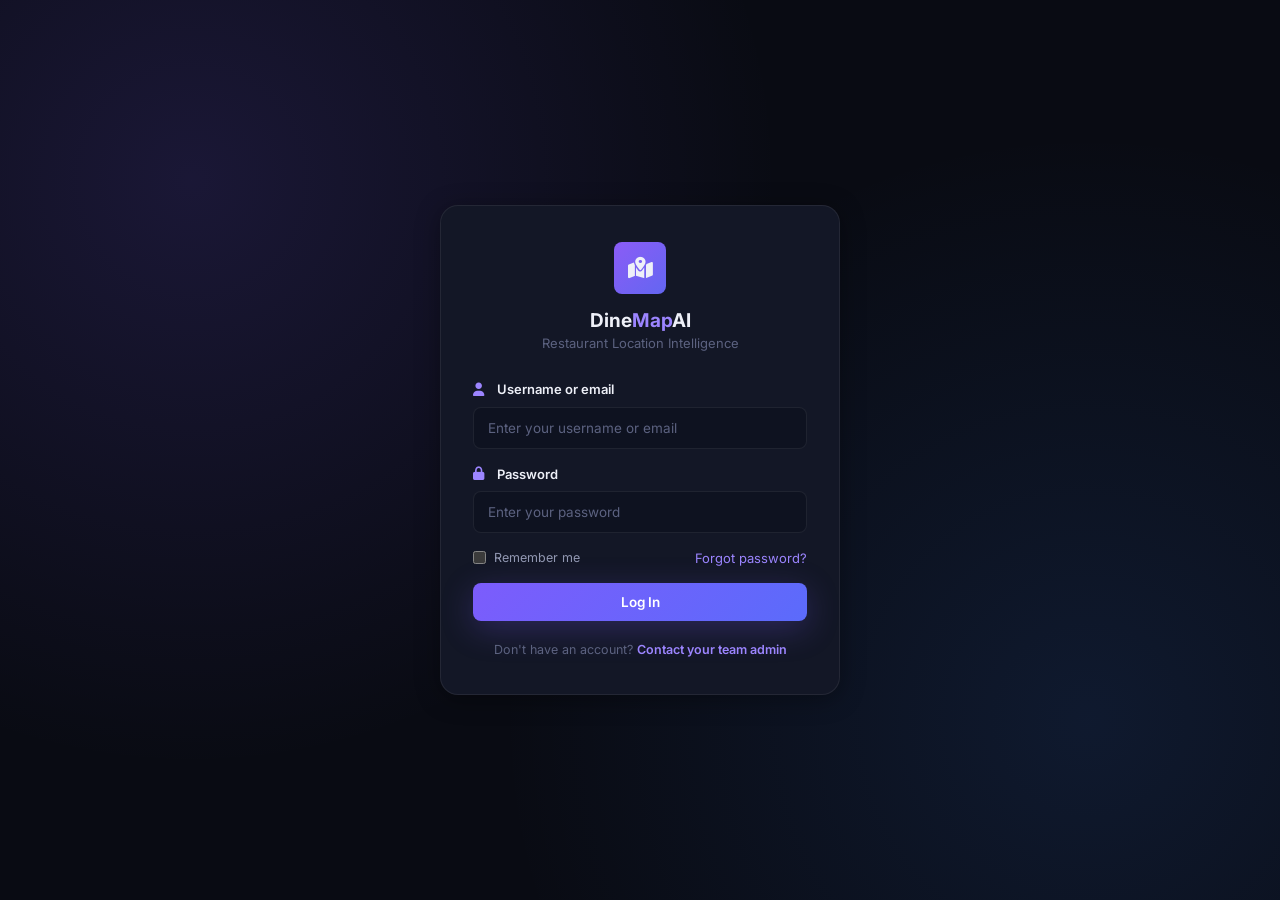
<file: project/index.html>
<!DOCTYPE html>
<html lang="en">
<head>
  <meta charset="UTF-8" />
  <meta name="viewport" content="width=device-width, initial-scale=1.0" />
  <title>DineMapAI</title>
  <link rel="stylesheet" href="css/style.css" />
  <link rel="preconnect" href="https://fonts.googleapis.com" />
  <link href="https://fonts.googleapis.com/css2?family=Inter:wght@400;500;600;700;800&display=swap" rel="stylesheet" />
  <link rel="stylesheet" href="https://cdnjs.cloudflare.com/ajax/libs/font-awesome/6.5.1/css/all.min.css" />
  <!-- This page is the entry point of the site. It simply sends
       the visitor on to the login page. If you later add a
       real "is the user already logged in?" check, do it here. -->
  <meta http-equiv="refresh" content="0; url=login.html" />
</head>
<body>
  <div class="splash-screen">
    <div class="brand-icon"><i class="fa-solid fa-map-location-dot"></i></div>
    <div class="spinner"></div>
    <p>Loading DineMapAI...</p>
  </div>

  <script>
    // Backup redirect for browsers that ignore the meta refresh tag above
    window.location.href = "login.html";
  </script>
</body>
</html>
</file>
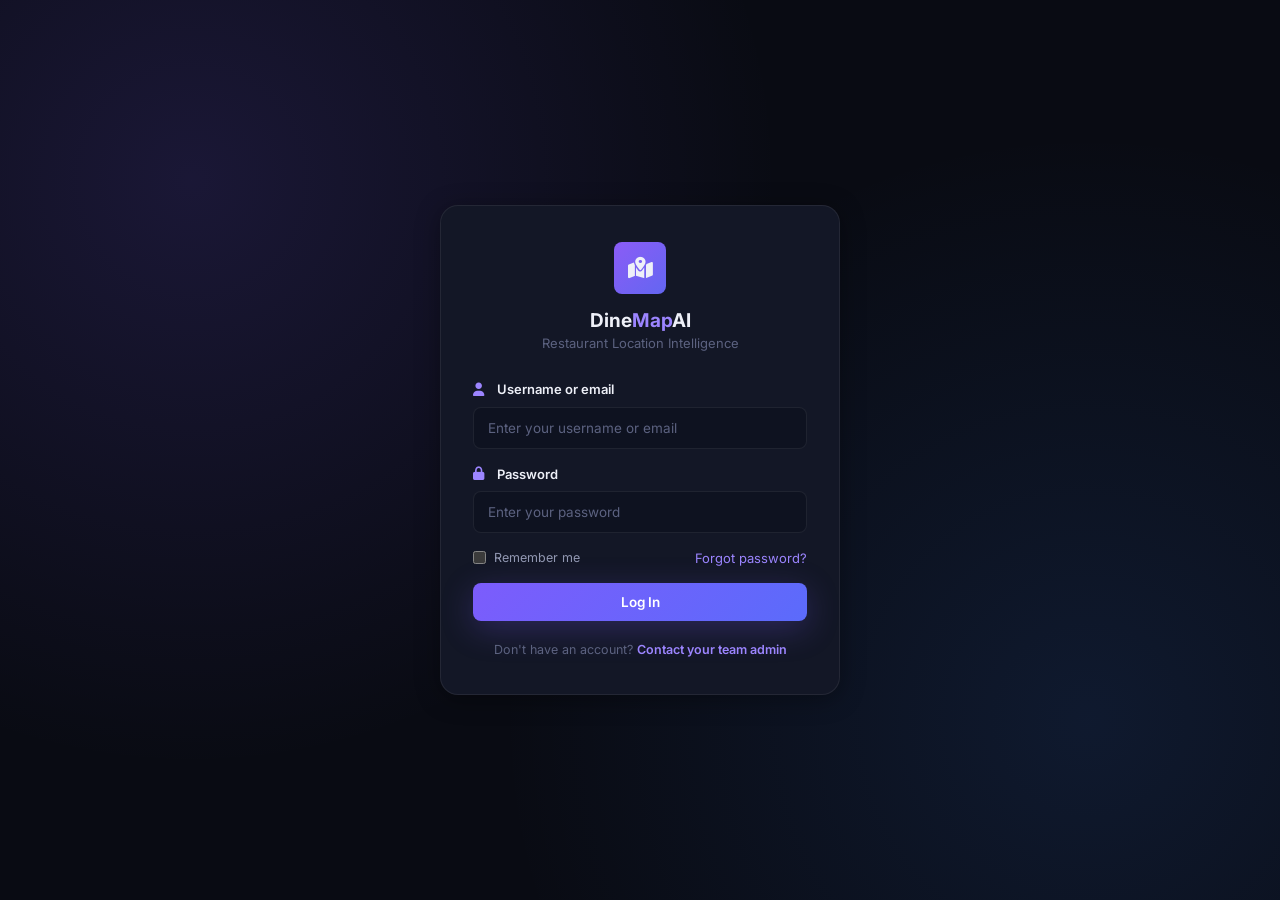
<file: backend/project/index.html>
<!DOCTYPE html>
<html lang="en">
<head>
  <meta charset="UTF-8" />
  <meta name="viewport" content="width=device-width, initial-scale=1.0" />
  <title>DineMapAI</title>
  <link rel="stylesheet" href="css/style.css" />
  <link rel="preconnect" href="https://fonts.googleapis.com" />
  <link href="https://fonts.googleapis.com/css2?family=Inter:wght@400;500;600;700;800&display=swap" rel="stylesheet" />
  <link rel="stylesheet" href="https://cdnjs.cloudflare.com/ajax/libs/font-awesome/6.5.1/css/all.min.css" />
  <!-- This page is the entry point of the site. It simply sends
       the visitor on to the login page. If you later add a
       real "is the user already logged in?" check, do it here. -->
  <meta http-equiv="refresh" content="0; url=login.html" />
</head>
<body>
  <div class="splash-screen">
    <div class="brand-icon"><i class="fa-solid fa-map-location-dot"></i></div>
    <div class="spinner"></div>
    <p>Loading DineMapAI...</p>
  </div>

  <script>
    // Backup redirect for browsers that ignore the meta refresh tag above
    window.location.href = "login.html";
  </script>
</body>
</html>
</file>
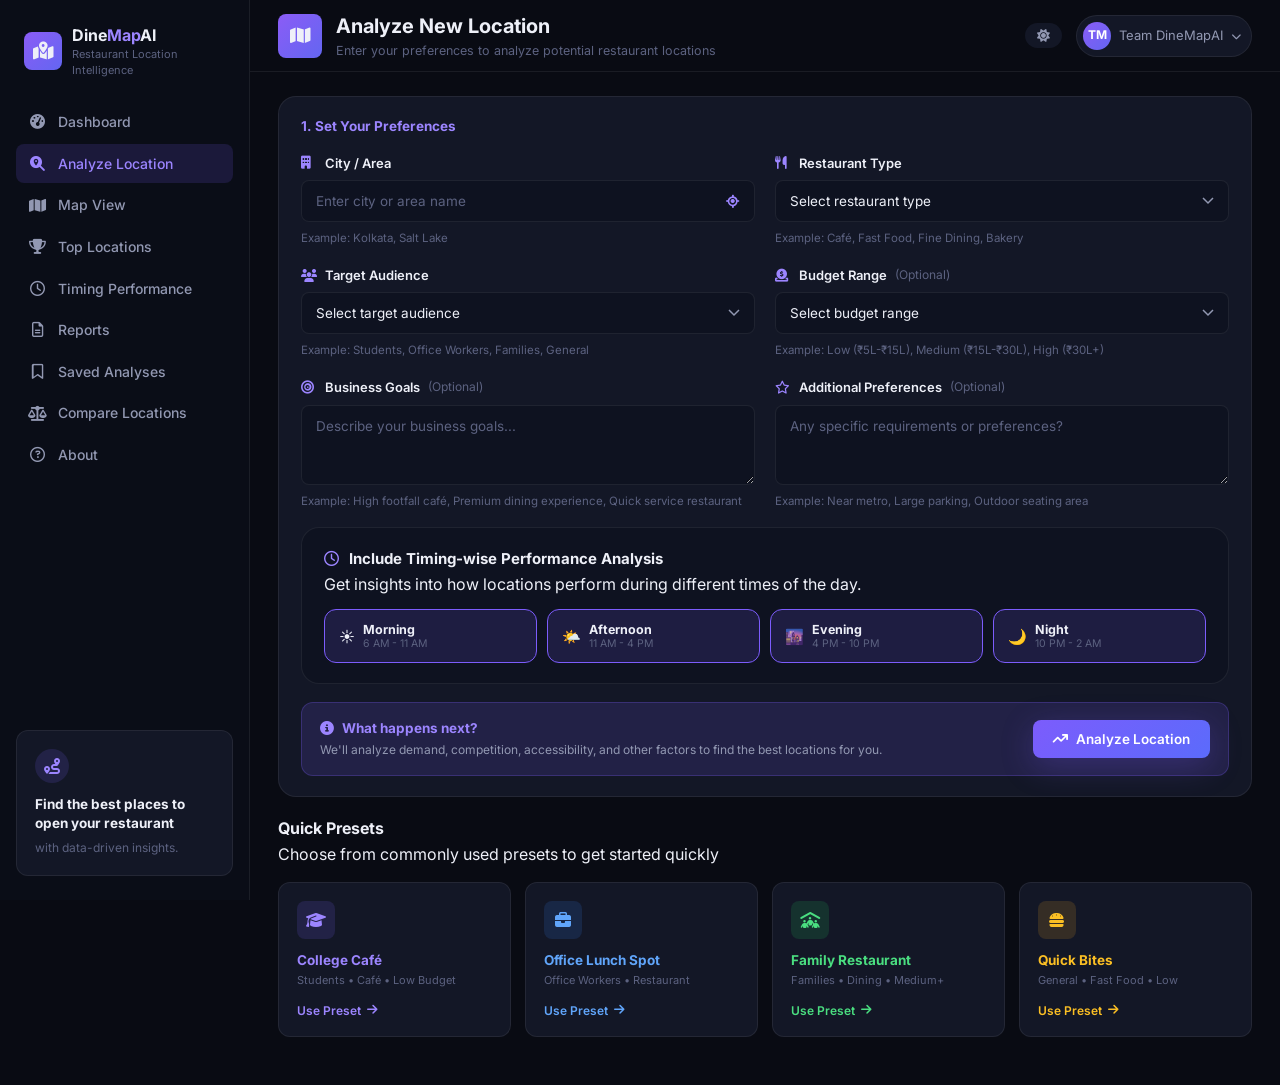
<file: project/analyze-location.html>
<!DOCTYPE html>
<html lang="en">
<head>
  <meta charset="UTF-8" />
  <meta name="viewport" content="width=device-width, initial-scale=1.0" />
  <title>Analyze Location · DineMapAI</title>
  <link rel="stylesheet" href="css/style.css" />
  <link rel="preconnect" href="https://fonts.googleapis.com" />
  <link href="https://fonts.googleapis.com/css2?family=Inter:wght@400;500;600;700;800&display=swap" rel="stylesheet" />
  <link rel="stylesheet" href="https://cdnjs.cloudflare.com/ajax/libs/font-awesome/6.5.1/css/all.min.css" />

  <!-- ============ Analyze loading overlay (neon) styles ============
       Scoped under .loading-* classes so it can't clash with the rest
       of the app's CSS. Shown/hidden by js/analyze.js while the
       "Analyze Location" request is in flight. -->
  <style>
    :root {
      --neon-cyan: #23f4ff;
      --neon-pink: #ff2ec4;
      --neon-purple: #9c5cff;
      --neon-green: #2bffb0;
    }

    .loading-overlay {
      position: fixed;
      inset: 0;
      z-index: 9999;
      display: flex;
      align-items: center;
      justify-content: center;
      background: radial-gradient(circle at 50% 40%, rgba(124, 92, 252, 0.18) 0%, rgba(5, 6, 13, 0.94) 62%), rgba(5, 6, 13, 0.92);
      backdrop-filter: blur(8px);
      opacity: 0;
      visibility: hidden;
      pointer-events: none;
      transition: opacity 0.28s ease, visibility 0.28s ease;
    }

    .loading-overlay.show {
      opacity: 1;
      visibility: visible;
      pointer-events: all;
    }

    .loading-panel {
      position: relative;
      z-index: 2;
      display: flex;
      flex-direction: column;
      align-items: center;
      gap: 22px;
      width: 100%;
      max-width: 440px;
      padding: 20px;
      text-align: center;
    }

    .loading-brand {
      display: flex;
      align-items: center;
      gap: 10px;
    }

    .loading-brand-icon {
      width: 42px;
      height: 42px;
      border-radius: 12px;
      display: flex;
      align-items: center;
      justify-content: center;
      font-size: 17px;
      color: #eef0f8;
      background: linear-gradient(135deg, var(--neon-purple), var(--neon-cyan));
      box-shadow: 0 0 18px 2px rgba(35, 244, 255, 0.45), 0 0 30px 6px rgba(156, 92, 255, 0.3);
      animation: loadingIconPulse 2.2s ease-in-out infinite;
    }

    @keyframes loadingIconPulse {
      0%, 100% { transform: scale(1); }
      50% { transform: scale(1.08); }
    }

    .loading-brand-name {
      font-size: 18px;
      font-weight: 800;
      color: #eef0f8;
      letter-spacing: 0.2px;
    }

    .loading-brand-name span {
      background: linear-gradient(135deg, var(--neon-cyan), var(--neon-pink));
      -webkit-background-clip: text;
      background-clip: text;
      color: transparent;
    }

    /* ---------- Scanner / radar ---------- */
    .loading-orbit {
      position: relative;
      width: 220px;
      height: 220px;
      max-width: 70vw;
      max-height: 70vw;
    }

    .loading-ring {
      position: absolute;
      inset: 0;
      border-radius: 50%;
      border: 1px solid rgba(35, 244, 255, 0.22);
    }

    .loading-ring.r2 { inset: 16%; border-color: rgba(255, 46, 196, 0.2); }
    .loading-ring.r3 { inset: 32%; border-color: rgba(156, 92, 255, 0.24); }

    .loading-sweep {
      position: absolute;
      inset: 0;
      border-radius: 50%;
      background: conic-gradient(
        from 0deg,
        rgba(35, 244, 255, 0.65) 0deg,
        rgba(255, 46, 196, 0.35) 30deg,
        transparent 75deg,
        transparent 360deg
      );
      animation: loadingSweepRotate 3.2s linear infinite;
      mix-blend-mode: screen;
    }

    @keyframes loadingSweepRotate {
      to { transform: rotate(360deg); }
    }

    .loading-core {
      position: absolute;
      top: 50%;
      left: 50%;
      width: 56px;
      height: 56px;
      transform: translate(-50%, -50%);
      border-radius: 50%;
      display: flex;
      align-items: center;
      justify-content: center;
      font-size: 19px;
      color: #0b0d17;
      background: linear-gradient(135deg, var(--neon-cyan), var(--neon-purple));
      box-shadow: 0 0 26px 6px rgba(35, 244, 255, 0.55), 0 0 46px 14px rgba(156, 92, 255, 0.35);
      animation: loadingCorePulse 1.8s ease-in-out infinite;
    }

    @keyframes loadingCorePulse {
      0%, 100% { box-shadow: 0 0 26px 6px rgba(35, 244, 255, 0.55), 0 0 46px 14px rgba(156, 92, 255, 0.35); }
      50% { box-shadow: 0 0 34px 10px rgba(35, 244, 255, 0.75), 0 0 58px 18px rgba(255, 46, 196, 0.4); }
    }

    .loading-blip {
      position: absolute;
      width: 8px;
      height: 8px;
      border-radius: 50%;
      transform: translate(-50%, -50%);
      opacity: 0;
      animation: loadingBlipAppear 3.6s ease-in-out infinite;
    }

    @keyframes loadingBlipAppear {
      0% { opacity: 0; transform: translate(-50%, -50%) scale(0.4); }
      15% { opacity: 1; transform: translate(-50%, -50%) scale(1); }
      70% { opacity: 1; }
      100% { opacity: 0; transform: translate(-50%, -50%) scale(0.6); }
    }

    /* ---------- Status text + progress ---------- */
    .loading-status {
      display: flex;
      align-items: center;
      gap: 9px;
      min-height: 20px;
      font-size: 13.5px;
      color: var(--neon-cyan);
      text-shadow: 0 0 12px rgba(35, 244, 255, 0.5);
    }

    .loading-dot {
      width: 7px;
      height: 7px;
      border-radius: 50%;
      background: var(--neon-green);
      box-shadow: 0 0 8px 2px rgba(43, 255, 176, 0.7);
      animation: loadingDotBlink 1.3s ease-in-out infinite;
      flex-shrink: 0;
    }

    @keyframes loadingDotBlink {
      0%, 100% { opacity: 1; }
      50% { opacity: 0.25; }
    }

    .loading-status-text {
      transition: opacity 0.22s ease, transform 0.22s ease;
    }

    .loading-status-text.fade {
      opacity: 0;
      transform: translateY(3px);
    }

    .loading-progress-track {
      width: 100%;
      height: 6px;
      border-radius: 999px;
      background: rgba(255, 255, 255, 0.07);
      overflow: hidden;
    }

    .loading-progress-bar {
      height: 100%;
      width: 6%;
      border-radius: 999px;
      background: linear-gradient(90deg, var(--neon-purple), var(--neon-cyan), var(--neon-pink));
      background-size: 200% 100%;
      box-shadow: 0 0 14px 1px rgba(35, 244, 255, 0.55);
      transition: width 0.5s ease;
      animation: loadingBarFlow 2.4s linear infinite;
    }

    @keyframes loadingBarFlow {
      0% { background-position: 0% 0%; }
      100% { background-position: 200% 0%; }
    }

    .loading-hint {
      font-size: 11.5px;
      color: #7f86a3;
    }

    /* Success state: swap the accent to neon green as we hand off to the dashboard */
    .loading-overlay.loading-complete .loading-core {
      background: linear-gradient(135deg, var(--neon-green), var(--neon-cyan));
    }

    .loading-overlay.loading-complete .loading-status {
      color: var(--neon-green);
      text-shadow: 0 0 12px rgba(43, 255, 176, 0.55);
    }

    .loading-overlay.loading-complete .loading-progress-bar {
      background: linear-gradient(90deg, var(--neon-green), var(--neon-cyan));
    }

    @media (prefers-reduced-motion: reduce) {
      .loading-brand-icon, .loading-sweep, .loading-core, .loading-dot, .loading-blip, .loading-progress-bar {
        animation: none !important;
      }
    }
  </style>
</head>
<body>
  <div class="app-shell">

    <!-- ============ SIDEBAR ============ -->
    <aside class="sidebar">
      <div>
        <div class="brand">
          <div class="brand-icon"><i class="fa-solid fa-map-location-dot"></i></div>
          <div>
            <div class="brand-name">Dine<span>Map</span>AI</div>
            <div class="brand-sub">Restaurant Location Intelligence</div>
          </div>
        </div>

        <ul class="nav-list">
          <li><a href="dashboard.html" class="nav-link" data-page="dashboard.html"><i class="fa-solid fa-gauge-high"></i> Dashboard</a></li>
          <li><a href="analyze-location.html" class="nav-link" data-page="analyze-location.html"><i class="fa-solid fa-magnifying-glass-location"></i> Analyze Location</a></li>
          <li><a href="#" class="nav-link" data-page="map-view.html"><i class="fa-solid fa-map"></i> Map View</a></li>
          <li><a href="#" class="nav-link" data-page="top-locations.html"><i class="fa-solid fa-trophy"></i> Top Locations</a></li>
          <li><a href="#" class="nav-link" data-page="timing-performance.html"><i class="fa-regular fa-clock"></i> Timing Performance</a></li>
          <li><a href="#" class="nav-link" data-page="reports.html"><i class="fa-regular fa-file-lines"></i> Reports</a></li>
          <li><a href="#" class="nav-link" data-page="saved-analyses.html"><i class="fa-regular fa-bookmark"></i> Saved Analyses</a></li>
          <li><a href="#" class="nav-link" data-page="compare-locations.html"><i class="fa-solid fa-scale-balanced"></i> Compare Locations</a></li>
          <li><a href="#" class="nav-link" data-page="about.html"><i class="fa-regular fa-circle-question"></i> About</a></li>
        </ul>
      </div>

      <div class="sidebar-footer-card">
        <div class="footer-icon"><i class="fa-solid fa-route"></i></div>
        <h4>Find the best places to open your restaurant</h4>
        <p>with data-driven insights.</p>
      </div>
    </aside>

    <!-- ============ MAIN COLUMN ============ -->
    <div class="main-column">

      <!-- ============ TOPBAR ============ -->
      <header class="topbar">
        <div style="display:flex; align-items:center; gap:14px;">
          <button id="mobileNavToggle" class="mobile-nav-toggle"><i class="fa-solid fa-bars"></i></button>
          <div class="page-heading" style="display:flex; align-items:center; gap:14px;">
            <div class="brand-icon" style="width:44px;height:44px;font-size:18px;"><i class="fa-solid fa-map"></i></div>
            <div>
              <h1>Analyze New Location</h1>
              <p>Enter your preferences to analyze potential restaurant locations</p>
            </div>
          </div>
        </div>

        <div class="topbar-actions">
          <button class="theme-toggle" style="border:none;"><i class="fa-solid fa-sun"></i></button>
          <div class="user-pill">
            <span class="avatar-badge" id="userAvatar">TM</span>
            <span>Team DineMapAI</span>
            <i class="fa-solid fa-chevron-down" style="font-size:10px;"></i>
          </div>
        </div>
      </header>

      <!-- ============ PAGE CONTENT ============ -->
      <main class="page-content">

        <section class="card">
          <div class="section-eyebrow">1. Set Your Preferences</div>

          <!-- This form's id is used by js/analyze.js to attach the submit handler -->
          <form id="analyzeForm" novalidate>
            <div class="grid grid-2" style="margin-bottom:18px;">
              <div class="field">
                <label for="cityArea"><i class="fa-solid fa-building"></i> City / Area</label>
                <div class="input-with-icon">
                  <input type="text" id="cityArea" class="input-control" placeholder="Enter city or area name" />
                  <button type="button" class="icon-btn" title="Use my current location">
                    <i class="fa-solid fa-location-crosshairs"></i>
                  </button>
                </div>
                <span class="hint">Example: Kolkata, Salt Lake</span>
              </div>

              <div class="field">
                <label for="restaurantType"><i class="fa-solid fa-utensils"></i> Restaurant Type</label>
                <select id="restaurantType" class="input-control">
                  <option value="">Select restaurant type</option>
                  <option value="cafe">Café</option>
                  <option value="fast-food">Fast Food</option>
                  <option value="fine-dining">Fine Dining</option>
                  <option value="bakery">Bakery</option>
                </select>
                <span class="hint">Example: Café, Fast Food, Fine Dining, Bakery</span>
              </div>

              <div class="field">
                <label for="targetAudience"><i class="fa-solid fa-users"></i> Target Audience</label>
                <select id="targetAudience" class="input-control">
                  <option value="">Select target audience</option>
                  <option value="students">Students</option>
                  <option value="office-workers">Office Workers</option>
                  <option value="families">Families</option>
                  <option value="general">General</option>
                </select>
                <span class="hint">Example: Students, Office Workers, Families, General</span>
              </div>

              <div class="field">
                <label for="budgetRange"><i class="fa-solid fa-circle-dollar-to-slot"></i> Budget Range <span class="optional-tag">(Optional)</span></label>
                <select id="budgetRange" class="input-control">
                  <option value="">Select budget range</option>
                  <option value="low">Low (₹5L-₹15L)</option>
                  <option value="medium">Medium (₹15L-₹30L)</option>
                  <option value="medium-high">Medium-High (₹20L-₹30L)</option>
                  <option value="high">High (₹30L+)</option>
                </select>
                <span class="hint">Example: Low (₹5L-₹15L), Medium (₹15L-₹30L), High (₹30L+)</span>
              </div>

              <div class="field">
                <label for="businessGoals"><i class="fa-solid fa-bullseye"></i> Business Goals <span class="optional-tag">(Optional)</span></label>
                <textarea id="businessGoals" class="input-control" placeholder="Describe your business goals..."></textarea>
                <span class="hint">Example: High footfall café, Premium dining experience, Quick service restaurant</span>
              </div>

              <div class="field">
                <label for="additionalPreferences"><i class="fa-regular fa-star"></i> Additional Preferences <span class="optional-tag">(Optional)</span></label>
                <textarea id="additionalPreferences" class="input-control" placeholder="Any specific requirements or preferences?"></textarea>
                <span class="hint">Example: Near metro, Large parking, Outdoor seating area</span>
              </div>
            </div>

            <div class="card" style="background: var(--bg-input); margin-bottom:18px;">
              <div class="card-title" style="margin-bottom:4px;"><i class="fa-regular fa-clock"></i> Include Timing-wise Performance Analysis</div>
              <p class="hint" style="margin-bottom:14px;">Get insights into how locations perform during different times of the day.</p>

              <!-- Each chip toggles on/off via js/analyze.js -> setupTimingChips() -->
              <div class="timing-toggle-row">
                <button type="button" class="timing-chip chip-selected" data-slot="morning">
                  <span class="chip-icon">☀️</span>
                  <span><strong>Morning</strong><span class="chip-time">6 AM - 11 AM</span></span>
                </button>
                <button type="button" class="timing-chip chip-selected" data-slot="afternoon">
                  <span class="chip-icon">🌤️</span>
                  <span><strong>Afternoon</strong><span class="chip-time">11 AM - 4 PM</span></span>
                </button>
                <button type="button" class="timing-chip chip-selected" data-slot="evening">
                  <span class="chip-icon">🌆</span>
                  <span><strong>Evening</strong><span class="chip-time">4 PM - 10 PM</span></span>
                </button>
                <button type="button" class="timing-chip chip-selected" data-slot="night">
                  <span class="chip-icon">🌙</span>
                  <span><strong>Night</strong><span class="chip-time">10 PM - 2 AM</span></span>
                </button>
              </div>
            </div>

            <div class="info-callout">
              <div class="callout-text">
                <strong><i class="fa-solid fa-circle-info"></i> What happens next?</strong>
                <p>We'll analyze demand, competition, accessibility, and other factors to find the best locations for you.</p>
              </div>
              <button type="submit" id="analyzeSubmitBtn" class="btn btn-primary">
                <i class="fa-solid fa-arrow-trend-up"></i> Analyze Location
              </button>
            </div>

            <div id="analyzeFormMessage" class="form-message" style="margin-top:14px;"></div>
          </form>
        </section>

        <!-- Quick presets -->
        <section>
          <h2 style="font-size:16px; margin-bottom:4px;">Quick Presets</h2>
          <p class="hint" style="margin-bottom:16px;">Choose from commonly used presets to get started quickly</p>

          <div class="presets-grid">
            <div class="preset-card">
              <div class="preset-icon" style="background:rgba(124,92,252,0.15); color:#9c85ff;"><i class="fa-solid fa-graduation-cap"></i></div>
              <h4 style="color:#9c85ff;">College Café</h4>
              <p>Students • Café • Low Budget</p>
              <button type="button" class="preset-use-btn" style="color:#9c85ff;" data-preset="collegeCafe">
                Use Preset <i class="fa-solid fa-arrow-right"></i>
              </button>
            </div>

            <div class="preset-card">
              <div class="preset-icon" style="background:rgba(59,130,246,0.15); color:#60a5fa;"><i class="fa-solid fa-briefcase"></i></div>
              <h4 style="color:#60a5fa;">Office Lunch Spot</h4>
              <p>Office Workers • Restaurant</p>
              <button type="button" class="preset-use-btn" style="color:#60a5fa;" data-preset="officeLunch">
                Use Preset <i class="fa-solid fa-arrow-right"></i>
              </button>
            </div>

            <div class="preset-card">
              <div class="preset-icon" style="background:rgba(34,197,94,0.15); color:#4ade80;"><i class="fa-solid fa-people-roof"></i></div>
              <h4 style="color:#4ade80;">Family Restaurant</h4>
              <p>Families • Dining • Medium+</p>
              <button type="button" class="preset-use-btn" style="color:#4ade80;" data-preset="familyRestaurant">
                Use Preset <i class="fa-solid fa-arrow-right"></i>
              </button>
            </div>

            <div class="preset-card">
              <div class="preset-icon" style="background:rgba(245,165,36,0.15); color:#fbbf24;"><i class="fa-solid fa-burger"></i></div>
              <h4 style="color:#fbbf24;">Quick Bites</h4>
              <p>General • Fast Food • Low</p>
              <button type="button" class="preset-use-btn" style="color:#fbbf24;" data-preset="quickBites">
                Use Preset <i class="fa-solid fa-arrow-right"></i>
              </button>
            </div>
          </div>
        </section>
      </main>
    </div>
  </div>

  <!-- ============ Analyze loading overlay ============
       Hidden by default (no "show" class). js/analyze.js toggles this
       on submit and swaps loadingStatusText while it waits for the
       backend's /analyze-location response, then redirects to the
       dashboard once the data comes back. -->
  <div id="analyzeLoadingOverlay" class="loading-overlay" role="status" aria-live="polite" aria-hidden="true">
    <div class="loading-panel">
      <div class="loading-brand">
        <div class="loading-brand-icon"><i class="fa-solid fa-map-location-dot"></i></div>
        <div class="loading-brand-name">Dine<span>Map</span>AI</div>
      </div>

      <div class="loading-orbit">
        <div class="loading-ring"></div>
        <div class="loading-ring r2"></div>
        <div class="loading-ring r3"></div>
        <div class="loading-sweep"></div>

        <div class="loading-blip" style="top:28%; left:64%; background:#23f4ff; box-shadow:0 0 8px 2px rgba(35,244,255,0.7); animation-delay:0s;"></div>
        <div class="loading-blip" style="top:66%; left:30%; background:#ff2ec4; box-shadow:0 0 8px 2px rgba(255,46,196,0.7); animation-delay:0.9s;"></div>
        <div class="loading-blip" style="top:70%; left:68%; background:#2bffb0; box-shadow:0 0 8px 2px rgba(43,255,176,0.7); animation-delay:1.8s;"></div>
        <div class="loading-blip" style="top:24%; left:34%; background:#9c5cff; box-shadow:0 0 8px 2px rgba(156,92,255,0.7); animation-delay:2.6s;"></div>

        <div class="loading-core"><i class="fa-solid fa-satellite-dish"></i></div>
      </div>

      <div class="loading-status">
        <span class="loading-dot"></span>
        <span id="loadingStatusText" class="loading-status-text">Initializing analysis...</span>
      </div>

      <div class="loading-progress-track">
        <div id="loadingProgressBar" class="loading-progress-bar"></div>
      </div>

      <div class="loading-hint">This usually takes a few seconds — please don't close this tab.</div>
    </div>
  </div>

  <script src="js/api.js"></script>
  <script src="js/navigation.js"></script>
  <script src="js/analyze.js"></script>
</body>
</html>
</file>
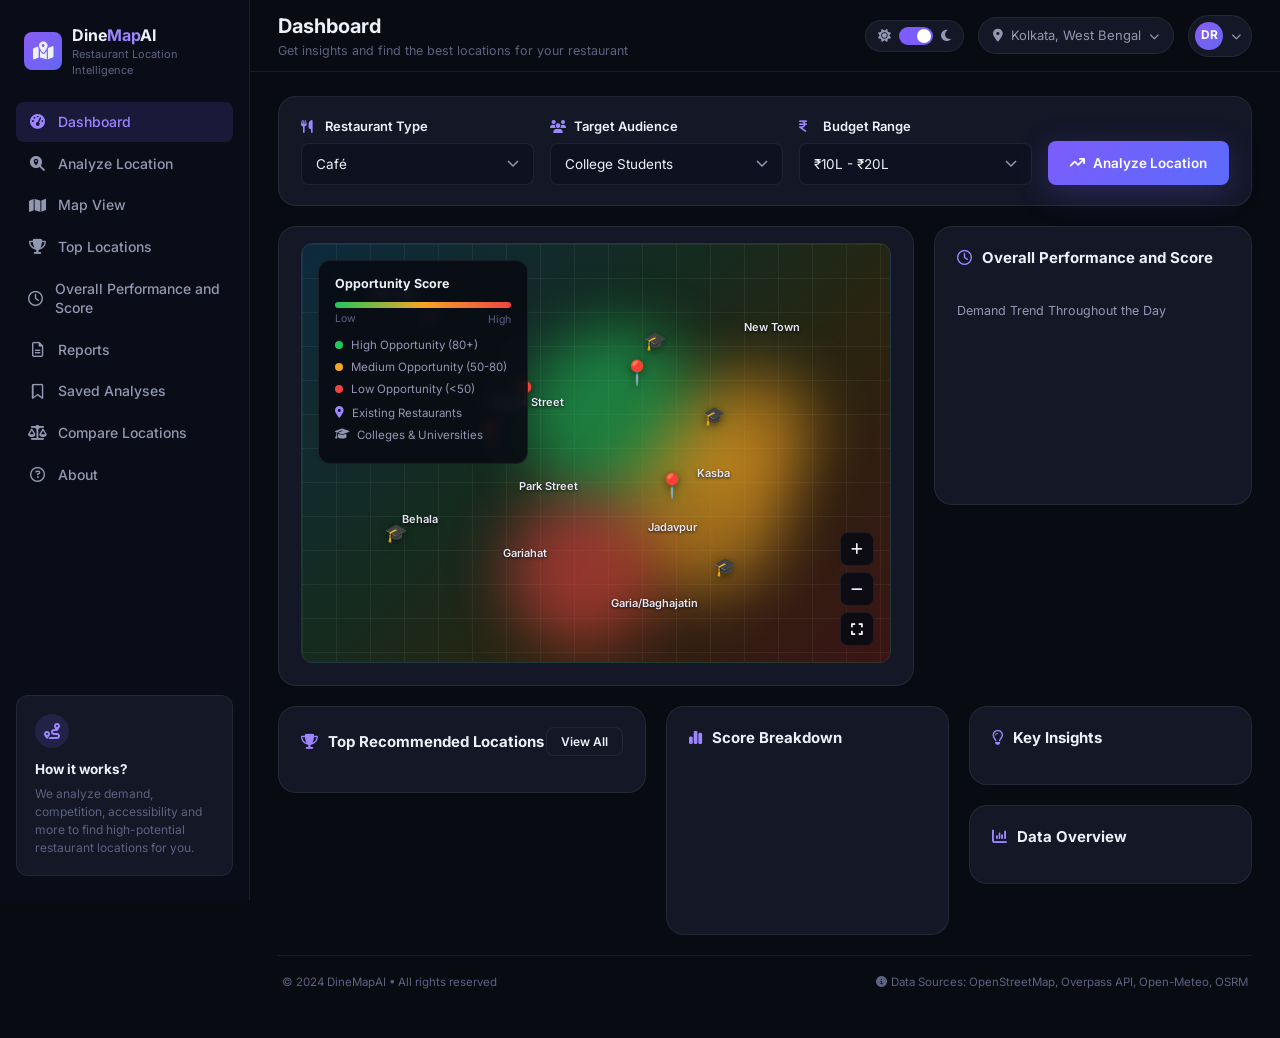
<file: project/dashboard.html>
<!DOCTYPE html>
<html lang="en">
<head>
  <meta charset="UTF-8" />
  <meta name="viewport" content="width=device-width, initial-scale=1.0" />
  <title>Dashboard · DineMapAI</title>
  <link rel="stylesheet" href="css/style.css" />
  <link rel="preconnect" href="https://fonts.googleapis.com" />
  <link href="https://fonts.googleapis.com/css2?family=Inter:wght@400;500;600;700;800&display=swap" rel="stylesheet" />
  <link rel="stylesheet" href="https://cdnjs.cloudflare.com/ajax/libs/font-awesome/6.5.1/css/all.min.css" />
</head>
<body>
  <div class="app-shell">

    <!-- ============ SIDEBAR ============ -->
    <aside class="sidebar">
      <div>
        <div class="brand">
          <div class="brand-icon"><i class="fa-solid fa-map-location-dot"></i></div>
          <div>
            <div class="brand-name">Dine<span>Map</span>AI</div>
            <div class="brand-sub">Restaurant Location Intelligence</div>
          </div>
        </div>

        <!-- data-page must match each file's name so navigation.js can
             highlight the correct link automatically -->
        <ul class="nav-list">
          <li><a href="dashboard.html" class="nav-link" data-page="dashboard.html"><i class="fa-solid fa-gauge-high"></i> Dashboard</a></li>
          <li><a href="analyze-location.html" class="nav-link" data-page="analyze-location.html"><i class="fa-solid fa-magnifying-glass-location"></i> Analyze Location</a></li>
          <li><a href="#" class="nav-link" data-page="map-view.html"><i class="fa-solid fa-map"></i> Map View</a></li>
          <li><a href="#" class="nav-link" data-page="top-locations.html"><i class="fa-solid fa-trophy"></i> Top Locations</a></li>
          <li><a href="#" class="nav-link" data-page="timing-performance.html"><i class="fa-regular fa-clock"></i> Overall Performance and Score</a></li>
          <li><a href="#" class="nav-link" data-page="reports.html"><i class="fa-regular fa-file-lines"></i> Reports</a></li>
          <li><a href="#" class="nav-link" data-page="saved-analyses.html"><i class="fa-regular fa-bookmark"></i> Saved Analyses</a></li>
          <li><a href="#" class="nav-link" data-page="compare-locations.html"><i class="fa-solid fa-scale-balanced"></i> Compare Locations</a></li>
          <li><a href="#" class="nav-link" data-page="about.html"><i class="fa-regular fa-circle-question"></i> About</a></li>
        </ul>
      </div>

      <div class="sidebar-footer-card">
        <div class="footer-icon"><i class="fa-solid fa-route"></i></div>
        <h4>How it works?</h4>
        <p>We analyze demand, competition, accessibility and more to find high-potential restaurant locations for you.</p>
      </div>
    </aside>

    <!-- ============ MAIN COLUMN ============ -->
    <div class="main-column">

      <!-- ============ TOPBAR ============ -->
      <header class="topbar">
        <div style="display:flex; align-items:center; gap:14px;">
          <button id="mobileNavToggle" class="mobile-nav-toggle"><i class="fa-solid fa-bars"></i></button>
          <div class="page-heading">
            <h1>Dashboard</h1>
            <p>Get insights and find the best locations for your restaurant</p>
          </div>
        </div>

        <div class="topbar-actions">
          <div class="theme-toggle">
            <i class="fa-solid fa-sun"></i>
            <div class="toggle-switch" id="themeSwitch"></div>
            <i class="fa-solid fa-moon"></i>
          </div>
          <div class="location-pill">
            <i class="fa-solid fa-location-dot"></i>
            <span id="userLocationLabel">Kolkata, West Bengal</span>
            <i class="fa-solid fa-chevron-down" style="font-size:10px;"></i>
          </div>
          <div class="user-pill">
            <span class="avatar-badge" id="userAvatar">DR</span>
            <i class="fa-solid fa-chevron-down" style="font-size:10px;"></i>
          </div>
        </div>
      </header>

      <!-- ============ PAGE CONTENT ============ -->
      <main class="page-content">

        <!-- Filter bar -->
        <section class="filter-bar">
          <div class="field">
            <label><i class="fa-solid fa-utensils"></i> Restaurant Type</label>
            <select class="input-control">
              <option>Café</option>
              <option>Fast Food</option>
              <option>Fine Dining</option>
              <option>Bakery</option>
            </select>
          </div>
          <div class="field">
            <label><i class="fa-solid fa-users"></i> Target Audience</label>
            <select class="input-control">
              <option>College Students</option>
              <option>Office Workers</option>
              <option>Families</option>
              <option>General</option>
            </select>
          </div>
          <div class="field">
            <label><i class="fa-solid fa-indian-rupee-sign"></i> Budget Range</label>
            <select class="input-control">
              <option>₹10L - ₹20L</option>
              <option>₹5L - ₹10L</option>
              <option>₹20L - ₹30L</option>
              <option>₹30L+</option>
            </select>
          </div>
          <button id="analyzeLocationBtn" class="btn btn-primary">
            <i class="fa-solid fa-arrow-trend-up"></i> Analyze Location
          </button>
        </section>

        <!-- Map + Timing performance -->
        <section class="dashboard-columns">

          <!-- Map card -->
          <div class="card map-card">
            <div class="map-canvas-wrap">
              <div class="map-grid-overlay"></div>

              <!-- Purely decorative heat-map blobs standing in for a real map/heat layer -->
              <div class="map-heat-blob" style="width:180px; height:180px; top:20%; left:38%; background:#22c55e;"></div>
              <div class="map-heat-blob" style="width:160px; height:160px; top:45%; left:55%; background:#f5a524;"></div>
              <div class="map-heat-blob" style="width:150px; height:150px; top:60%; left:35%; background:#ef4444;"></div>
              <div class="map-heat-blob" style="width:130px; height:130px; top:30%; left:65%; background:#f5a524;"></div>

              <div class="map-label" style="top:12%; left:16%;">Salt Lake</div>
              <div class="map-label" style="top:20%; left:80%;">New Town</div>
              <div class="map-label" style="top:38%; left:38%;">College Street</div>
              <div class="map-label" style="top:55%; left:70%;">Kasba</div>
              <div class="map-label" style="top:58%; left:42%;">Park Street</div>
              <div class="map-label" style="top:68%; left:63%;">Jadavpur</div>
              <div class="map-label" style="top:74%; left:38%;">Gariahat</div>
              <div class="map-label" style="top:66%; left:20%;">Behala</div>
              <div class="map-label" style="top:86%; left:60%;">Garia/Baghajatin</div>

              <div class="map-pin pin-primary" style="top:40%; left:38%;">📍</div>
              <div class="map-pin pin-primary" style="top:50%; left:32%;">📍</div>
              <div class="map-pin pin-primary" style="top:35%; left:57%;">📍</div>
              <div class="map-pin pin-primary" style="top:62%; left:63%;">📍</div>
              <div class="map-pin" style="top:20%; left:22%;">🎓</div>
              <div class="map-pin" style="top:26%; left:60%;">🎓</div>
              <div class="map-pin" style="top:44%; left:70%;">🎓</div>
              <div class="map-pin" style="top:72%; left:16%;">🎓</div>
              <div class="map-pin" style="top:80%; left:72%;">🎓</div>

              <div class="map-legend">
                <h5>Opportunity Score</h5>
                <div class="legend-scale"></div>
                <div class="legend-scale-labels"><span>Low</span><span>High</span></div>
                <div class="legend-item"><span class="dot" style="background:#22c55e"></span> High Opportunity (80+)</div>
                <div class="legend-item"><span class="dot" style="background:#f5a524"></span> Medium Opportunity (50-80)</div>
                <div class="legend-item"><span class="dot" style="background:#ef4444"></span> Low Opportunity (&lt;50)</div>
                <div class="legend-item" style="margin-top:8px;"><i class="fa-solid fa-location-dot" style="color:#9c85ff"></i> Existing Restaurants</div>
                <div class="legend-item"><i class="fa-solid fa-graduation-cap"></i> Colleges &amp; Universities</div>
              </div>

              <div class="map-controls">
                <button><i class="fa-solid fa-plus"></i></button>
                <button><i class="fa-solid fa-minus"></i></button>
                <button><i class="fa-solid fa-expand"></i></button>
              </div>
            </div>
          </div>

          <!-- Timing performance + demand trend -->
          <div class="card">
            <div class="card-header">
              <div class="card-title"><i class="fa-regular fa-clock"></i> Overall Performance and Score</div>
            </div>

            <!-- Filled in by dashboard.js -> updateTimingPerformance() -->
            <div class="timing-grid" id="timingGrid"></div>

            <div class="chart-wrap">
              <div class="chart-title">Demand Trend Throughout the Day</div>
              <!-- Filled in by dashboard.js -> updateDemandChart() -->
              <svg id="demandChartSvg"></svg>
              <div class="chart-axis-labels" id="demandChartLabels"></div>
            </div>
          </div>
        </section>

        <!-- Bottom row: top locations / score breakdown / insights + overview -->
        <section class="bottom-columns">

          <!-- Top recommended locations -->
          <div class="card">
            <div class="card-header">
              <div class="card-title"><i class="fa-solid fa-trophy"></i> Top Recommended Locations</div>
              <button class="btn btn-secondary" style="padding:6px 14px; font-size:12px;">View All</button>
            </div>
            <!-- Filled in by dashboard.js -> updateTopLocations() -->
            <ul class="rank-list" id="topLocationsList"></ul>
          </div>

          <!-- Score breakdown radar chart -->
          <div class="card">
            <div class="card-header">
              <div class="card-title" id="scoreBreakdownTitle"><i class="fa-solid fa-chart-simple"></i> Score Breakdown</div>
            </div>
            <div class="radar-wrap">
              <!-- Filled in by dashboard.js -> updateScoreBreakdown() -->
              <svg id="radarChartSvg"></svg>
            </div>
          </div>

          <!-- Key insights + data overview -->
          <div style="display:flex; flex-direction:column; gap:20px;">
            <div class="card">
              <div class="card-header">
                <div class="card-title"><i class="fa-regular fa-lightbulb"></i> Key Insights</div>
              </div>
              <!-- Filled in by dashboard.js -> updateNotifications() -->
              <ul class="insight-list" id="keyInsightsList"></ul>
            </div>

            <div class="card">
              <div class="card-header">
                <div class="card-title"><i class="fa-solid fa-chart-column"></i> Data Overview</div>
              </div>
              <!-- Filled in by dashboard.js -> updateDataOverview() -->
              <div class="overview-grid" id="dataOverviewGrid"></div>
            </div>
          </div>
        </section>

        <footer class="app-footer">
          <span>© 2024 DineMapAI • All rights reserved</span>
          <span><i class="fa-solid fa-circle-info"></i> Data Sources: OpenStreetMap, Overpass API, Open-Meteo, OSRM</span>
        </footer>
      </main>
    </div>
  </div>

  <!-- Load order matters: api.js first (dashboard.js calls its functions),
       then navigation.js (sidebar highlighting), then the page-specific file -->
  <script src="js/api.js"></script>
  <script src="js/navigation.js"></script>
  <script src="js/dashboard.js"></script>
  <script>
    // Simple visual-only light/dark toggle for the topbar switch.
    // Wire this up to real theme logic later if needed.
    document.getElementById("themeSwitch").addEventListener("click", function () {
      this.classList.toggle("off");
    });
  </script>
</body>
</html>
</file>
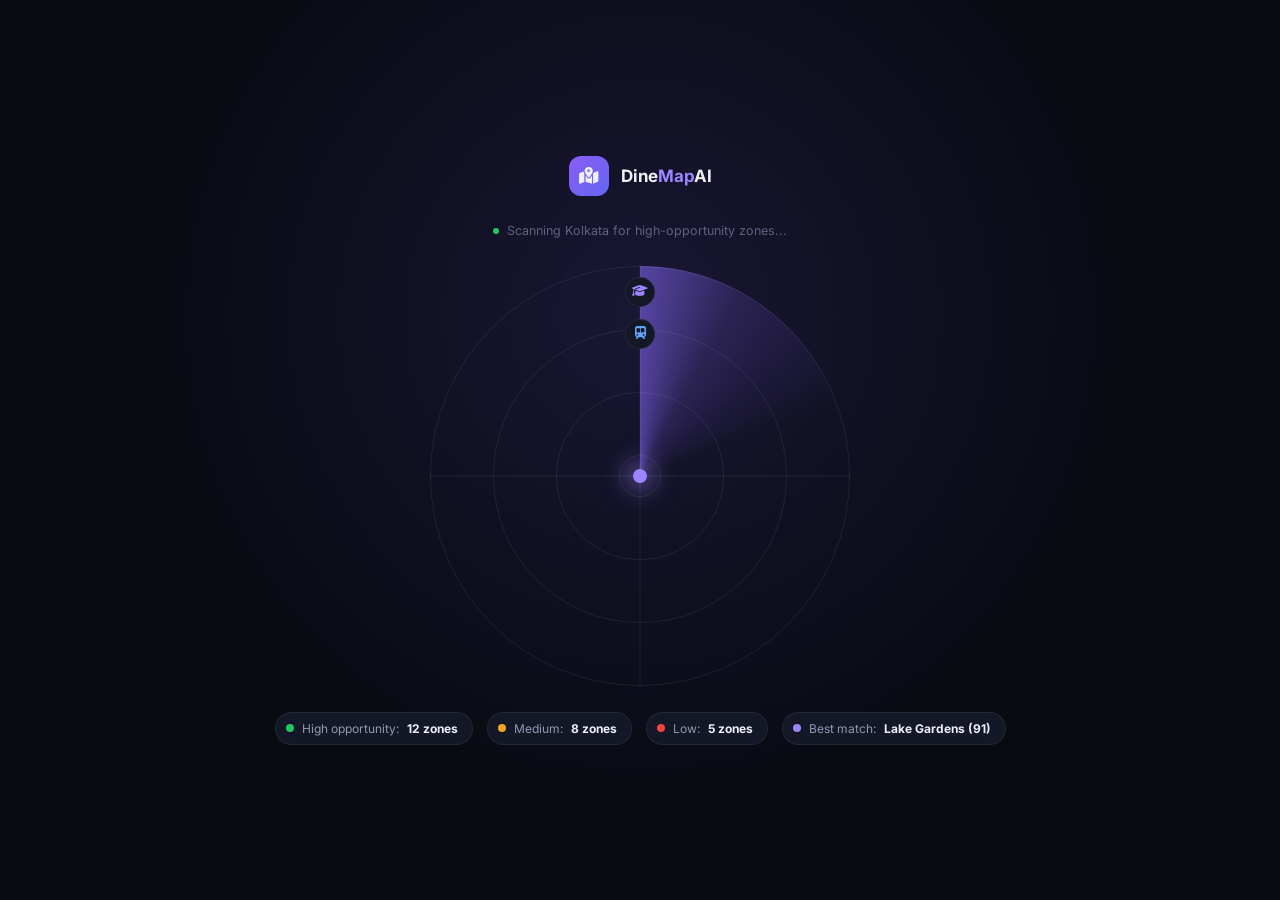
<file: project/loading formation.html>
<!DOCTYPE html>
<html lang="en">
<head>
<meta charset="UTF-8" />
<meta name="viewport" content="width=device-width, initial-scale=1.0" />
<title>DineMapAI — Opportunity Radar</title>
<link rel="preconnect" href="https://fonts.googleapis.com" />
<link href="https://fonts.googleapis.com/css2?family=Inter:wght@400;500;600;700;800&display=swap" rel="stylesheet" />
<link rel="stylesheet" href="https://cdnjs.cloudflare.com/ajax/libs/font-awesome/6.5.1/css/all.min.css" />
<style>
  /* ===== Same design tokens as the DineMapAI dashboard ===== */
  :root {
    --bg-app: #090b13;
    --bg-card-solid: #131726;
    --border-subtle: rgba(255, 255, 255, 0.07);
    --text-primary: #eef0f8;
    --text-secondary: #9298b2;
    --text-muted: #5c6280;
    --accent-purple: #7c5cfc;
    --accent-purple-light: #9c85ff;
    --accent-green: #22c55e;
    --accent-orange: #f5a524;
    --accent-red: #ef4444;
    --accent-blue: #3b82f6;
    --gradient-brand: linear-gradient(135deg, #8b5cf6 0%, #6366f1 100%);
    --radius-lg: 18px;
    --radius-md: 12px;
    --font-main: "Inter", -apple-system, sans-serif;
  }

  * { box-sizing: border-box; margin: 0; padding: 0; }

  html, body {
    height: 100%;
    background: var(--bg-app);
    font-family: var(--font-main);
    color: var(--text-primary);
    overflow: hidden;
  }

  .stage {
    height: 100vh;
    width: 100%;
    display: flex;
    flex-direction: column;
    align-items: center;
    justify-content: center;
    gap: 26px;
    background:
      radial-gradient(circle at 50% 35%, rgba(124, 92, 252, 0.14) 0%, transparent 55%),
      var(--bg-app);
    position: relative;
  }

  /* ---------- Header ---------- */
  .stage-header {
    display: flex;
    align-items: center;
    gap: 12px;
    z-index: 3;
  }

  .brand-icon {
    width: 40px;
    height: 40px;
    border-radius: var(--radius-md);
    background: var(--gradient-brand);
    display: flex;
    align-items: center;
    justify-content: center;
    font-size: 17px;
    animation: iconPulse 2.4s ease-in-out infinite;
  }

  @keyframes iconPulse {
    0%, 100% { transform: scale(1); box-shadow: 0 0 0 0 rgba(124, 92, 252, 0.4); }
    50% { transform: scale(1.06); box-shadow: 0 0 0 10px rgba(124, 92, 252, 0); }
  }

  .stage-header h1 {
    font-size: 17px;
    font-weight: 700;
  }

  .stage-header h1 span { color: var(--accent-purple-light); }

  .status-line {
    font-size: 12.5px;
    color: var(--text-muted);
    z-index: 3;
    display: flex;
    align-items: center;
    gap: 8px;
    min-height: 18px;
  }

  .status-dot {
    width: 6px;
    height: 6px;
    border-radius: 50%;
    background: var(--accent-green);
    animation: dotBlink 1.4s ease-in-out infinite;
  }

  @keyframes dotBlink {
    0%, 100% { opacity: 1; }
    50% { opacity: 0.25; }
  }

  .status-text {
    animation: statusFade 8s steps(1, end) infinite;
  }

  /* Cycle through 4 status strings using content swap via CSS counter trick */
  .status-text::before {
    content: "Scanning Kolkata for high-opportunity zones...";
    animation: cycleText 8s steps(1, end) infinite;
  }

  @keyframes cycleText {
    0%   { content: "Scanning Kolkata for high-opportunity zones..."; }
    25%  { content: "Cross-referencing college density..."; }
    50%  { content: "Weighing footfall against competition..."; }
    75%  { content: "Ranking top recommended locations..."; }
    100% { content: "Scanning Kolkata for high-opportunity zones..."; }
  }

  /* ---------- Radar ---------- */
  .radar-wrap {
    position: relative;
    width: 420px;
    height: 420px;
    max-width: 86vw;
    max-height: 86vw;
  }

  .radar-ring {
    position: absolute;
    inset: 0;
    border-radius: 50%;
    border: 1px solid var(--border-subtle);
  }

  .radar-ring.r2 { inset: 15%; }
  .radar-ring.r3 { inset: 30%; }
  .radar-ring.r4 { inset: 45%; }

  .radar-crosshair {
    position: absolute;
    background: var(--border-subtle);
  }

  .radar-crosshair.h { top: 50%; left: 0; right: 0; height: 1px; transform: translateY(-50%); }
  .radar-crosshair.v { left: 50%; top: 0; bottom: 0; width: 1px; transform: translateX(-50%); }

  .radar-sweep {
    position: absolute;
    inset: 0;
    border-radius: 50%;
    background: conic-gradient(
      from 0deg,
      rgba(124, 92, 252, 0.55) 0deg,
      rgba(124, 92, 252, 0.18) 28deg,
      transparent 70deg,
      transparent 360deg
    );
    animation: sweepRotate 4s linear infinite;
    mix-blend-mode: screen;
  }

  @keyframes sweepRotate {
    to { transform: rotate(360deg); }
  }

  .radar-core {
    position: absolute;
    top: 50%;
    left: 50%;
    width: 14px;
    height: 14px;
    border-radius: 50%;
    background: var(--accent-purple-light);
    transform: translate(-50%, -50%);
    box-shadow: 0 0 24px 6px rgba(156, 133, 255, 0.6);
  }

  /* Blips: opportunity points that ping into existence, staggered,
     each on its own loop so the radar always feels alive */
  .blip {
    position: absolute;
    display: flex;
    flex-direction: column;
    align-items: center;
    gap: 4px;
    transform: translate(-50%, -50%);
    opacity: 0;
    animation: blipAppear 4s ease-in-out infinite;
  }

  .blip .dot {
    width: 12px;
    height: 12px;
    border-radius: 50%;
    position: relative;
  }

  .blip .dot::after {
    content: "";
    position: absolute;
    inset: -8px;
    border-radius: 50%;
    border: 1.5px solid currentColor;
    opacity: 0;
    animation: blipRipple 4s ease-out infinite;
  }

  .blip .score {
    font-size: 10.5px;
    font-weight: 700;
    background: rgba(9, 11, 19, 0.85);
    padding: 1px 7px;
    border-radius: 999px;
    border: 1px solid var(--border-subtle);
    white-space: nowrap;
  }

  @keyframes blipAppear {
    0%   { opacity: 0; transform: translate(-50%, -50%) scale(0.4); }
    12%  { opacity: 1; transform: translate(-50%, -50%) scale(1); }
    70%  { opacity: 1; }
    88%  { opacity: 0; transform: translate(-50%, -50%) scale(0.85); }
    100% { opacity: 0; }
  }

  @keyframes blipRipple {
    0%   { opacity: 0.8; transform: scale(0.4); }
    70%  { opacity: 0; transform: scale(2.2); }
    100% { opacity: 0; transform: scale(2.2); }
  }

  /* Orbiting category icons (colleges, metro, existing spots) */
  .orbit {
    position: absolute;
    inset: 6%;
    border-radius: 50%;
    animation: orbitSpin 22s linear infinite;
  }

  .orbit.reverse {
    animation-direction: reverse;
    animation-duration: 30s;
    inset: 16%;
  }

  @keyframes orbitSpin {
    to { transform: rotate(360deg); }
  }

  .orbit-icon {
    position: absolute;
    top: -14px;
    left: 50%;
    width: 30px;
    height: 30px;
    border-radius: 50%;
    background: var(--bg-card-solid);
    border: 1px solid var(--border-subtle);
    display: flex;
    align-items: center;
    justify-content: center;
    font-size: 12.5px;
    transform: translateX(-50%);
    animation: counterSpin 22s linear infinite;
  }

  .orbit.reverse .orbit-icon {
    animation-duration: 30s;
    animation-direction: reverse;
  }

  @keyframes counterSpin {
    to { transform: translateX(-50%) rotate(-360deg); }
  }

  /* ---------- Bottom score readout ---------- */
  .readout {
    display: flex;
    gap: 14px;
    z-index: 3;
    flex-wrap: wrap;
    justify-content: center;
  }

  .readout-chip {
    display: flex;
    align-items: center;
    gap: 8px;
    background: var(--bg-card-solid);
    border: 1px solid var(--border-subtle);
    border-radius: 999px;
    padding: 8px 14px 8px 10px;
    font-size: 12px;
    color: var(--text-secondary);
    opacity: 0;
    animation: chipRise 0.6s ease forwards;
  }

  .readout-chip:nth-child(1) { animation-delay: 0.2s; }
  .readout-chip:nth-child(2) { animation-delay: 0.4s; }
  .readout-chip:nth-child(3) { animation-delay: 0.6s; }
  .readout-chip:nth-child(4) { animation-delay: 0.8s; }

  @keyframes chipRise {
    from { opacity: 0; transform: translateY(10px); }
    to   { opacity: 1; transform: translateY(0); }
  }

  .readout-chip .chip-dot {
    width: 8px;
    height: 8px;
    border-radius: 50%;
  }

  .readout-chip strong {
    color: var(--text-primary);
    font-weight: 700;
  }

  /* ---------- Reduced motion ---------- */
  @media (prefers-reduced-motion: reduce) {
    .radar-sweep, .orbit, .orbit-icon, .brand-icon, .status-dot, .blip { animation: none !important; opacity: 1 !important; }
  }
</style>
</head>
<body>
  <div class="stage">

    <div class="stage-header">
      <div class="brand-icon"><i class="fa-solid fa-map-location-dot"></i></div>
      <h1>Dine<span>Map</span>AI</h1>
    </div>

    <div class="status-line">
      <span class="status-dot"></span>
      <span class="status-text"></span>
    </div>

    <div class="radar-wrap">
      <div class="radar-ring"></div>
      <div class="radar-ring r2"></div>
      <div class="radar-ring r3"></div>
      <div class="radar-ring r4"></div>
      <div class="radar-crosshair h"></div>
      <div class="radar-crosshair v"></div>

      <div class="radar-sweep"></div>

      <!-- Orbiting category icons -->
      <div class="orbit">
        <div class="orbit-icon" style="color:#9c85ff;"><i class="fa-solid fa-graduation-cap"></i></div>
      </div>
      <div class="orbit reverse">
        <div class="orbit-icon" style="color:#60a5fa;"><i class="fa-solid fa-train-subway"></i></div>
      </div>

      <!-- Opportunity blips scattered around the radar, each looping -->
      <div class="blip" style="top:30%; left:42%; animation-delay:0s; color:#22c55e;">
        <span class="dot" style="background:#22c55e;"></span>
        <span class="score">91</span>
      </div>
      <div class="blip" style="top:55%; left:65%; animation-delay:0.7s; color:#f5a524;">
        <span class="dot" style="background:#f5a524;"></span>
        <span class="score">78</span>
      </div>
      <div class="blip" style="top:68%; left:35%; animation-delay:1.4s; color:#22c55e;">
        <span class="dot" style="background:#22c55e;"></span>
        <span class="score">87</span>
      </div>
      <div class="blip" style="top:40%; left:70%; animation-delay:2.1s; color:#ef4444;">
        <span class="dot" style="background:#ef4444;"></span>
        <span class="score">42</span>
      </div>
      <div class="blip" style="top:22%; left:60%; animation-delay:2.8s; color:#f5a524;">
        <span class="dot" style="background:#f5a524;"></span>
        <span class="score">74</span>
      </div>
      <div class="blip" style="top:60%; left:50%; animation-delay:3.4s; color:#22c55e;">
        <span class="dot" style="background:#22c55e;"></span>
        <span class="score">82</span>
      </div>

      <div class="radar-core"></div>
    </div>

    <div class="readout">
      <div class="readout-chip"><span class="chip-dot" style="background:#22c55e;"></span> High opportunity: <strong>12 zones</strong></div>
      <div class="readout-chip"><span class="chip-dot" style="background:#f5a524;"></span> Medium: <strong>8 zones</strong></div>
      <div class="readout-chip"><span class="chip-dot" style="background:#ef4444;"></span> Low: <strong>5 zones</strong></div>
      <div class="readout-chip"><span class="chip-dot" style="background:#9c85ff;"></span> Best match: <strong>Lake Gardens (91)</strong></div>
    </div>
  </div>
</body>
</html>
</file>
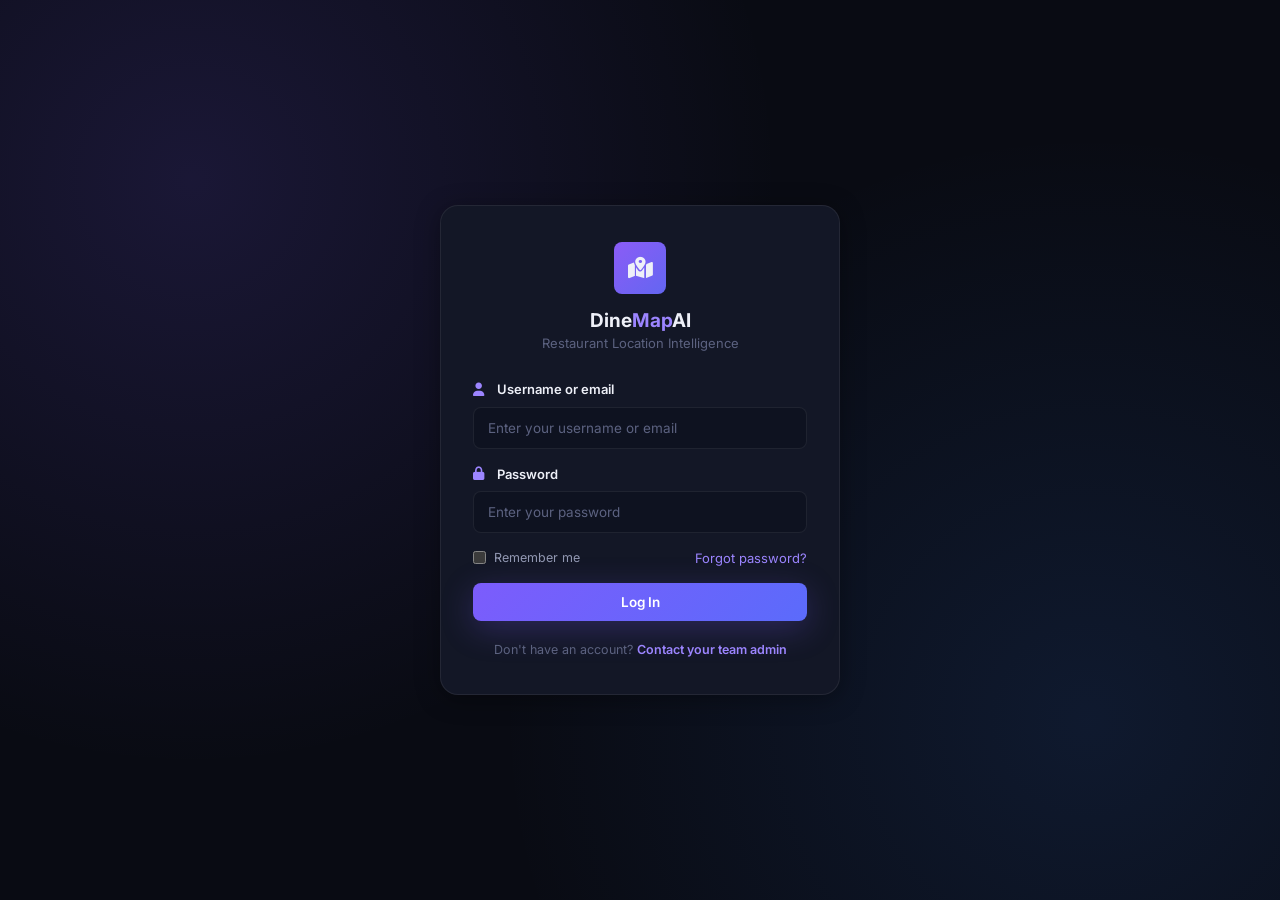
<file: project/login.html>
<!DOCTYPE html>
<html lang="en">
<head>
  <meta charset="UTF-8" />
  <meta name="viewport" content="width=device-width, initial-scale=1.0" />
  <title>Log In · DineMapAI</title>
  <link rel="stylesheet" href="css/style.css" />
  <link rel="preconnect" href="https://fonts.googleapis.com" />
  <link href="https://fonts.googleapis.com/css2?family=Inter:wght@400;500;600;700;800&display=swap" rel="stylesheet" />
  <link rel="stylesheet" href="https://cdnjs.cloudflare.com/ajax/libs/font-awesome/6.5.1/css/all.min.css" />
</head>
<body>
  <div class="auth-page">
    <div class="auth-card">
      <div class="auth-brand">
        <div class="brand-icon"><i class="fa-solid fa-map-location-dot"></i></div>
        <div>
          <h1>Dine<span style="color: var(--accent-purple-light)">Map</span>AI</h1>
          <p>Restaurant Location Intelligence</p>
        </div>
      </div>

      <!-- The id on this form is used by js/login.js to attach the submit handler -->
      <form id="loginForm" class="auth-form" novalidate>
        <div class="field">
          <label for="username"><i class="fa-solid fa-user"></i> Username or email</label>
          <input
            type="text"
            id="username"
            class="input-control"
            placeholder="Enter your username or email"
            autocomplete="username"
          />
        </div>

        <div class="field">
          <label for="password"><i class="fa-solid fa-lock"></i> Password</label>
          <input
            type="password"
            id="password"
            class="input-control"
            placeholder="Enter your password"
            autocomplete="current-password"
          />
        </div>

        <div class="checkbox-row">
          <label><input type="checkbox" id="rememberMe" /> Remember me</label>
          <a href="#" class="btn-ghost">Forgot password?</a>
        </div>

        <div id="formMessage" class="form-message"></div>

        <button type="submit" id="loginButton" class="btn btn-primary btn-block">
          Log In
        </button>
      </form>

      <p class="auth-footer-text">
        Don't have an account? <a href="#">Contact your team admin</a>
      </p>
    </div>
  </div>

  <!-- api.js must load before login.js because login.js calls loginUser() -->
  <script src="js/api.js"></script>
  <script src="js/login.js"></script>
</body>
</html>
</file>
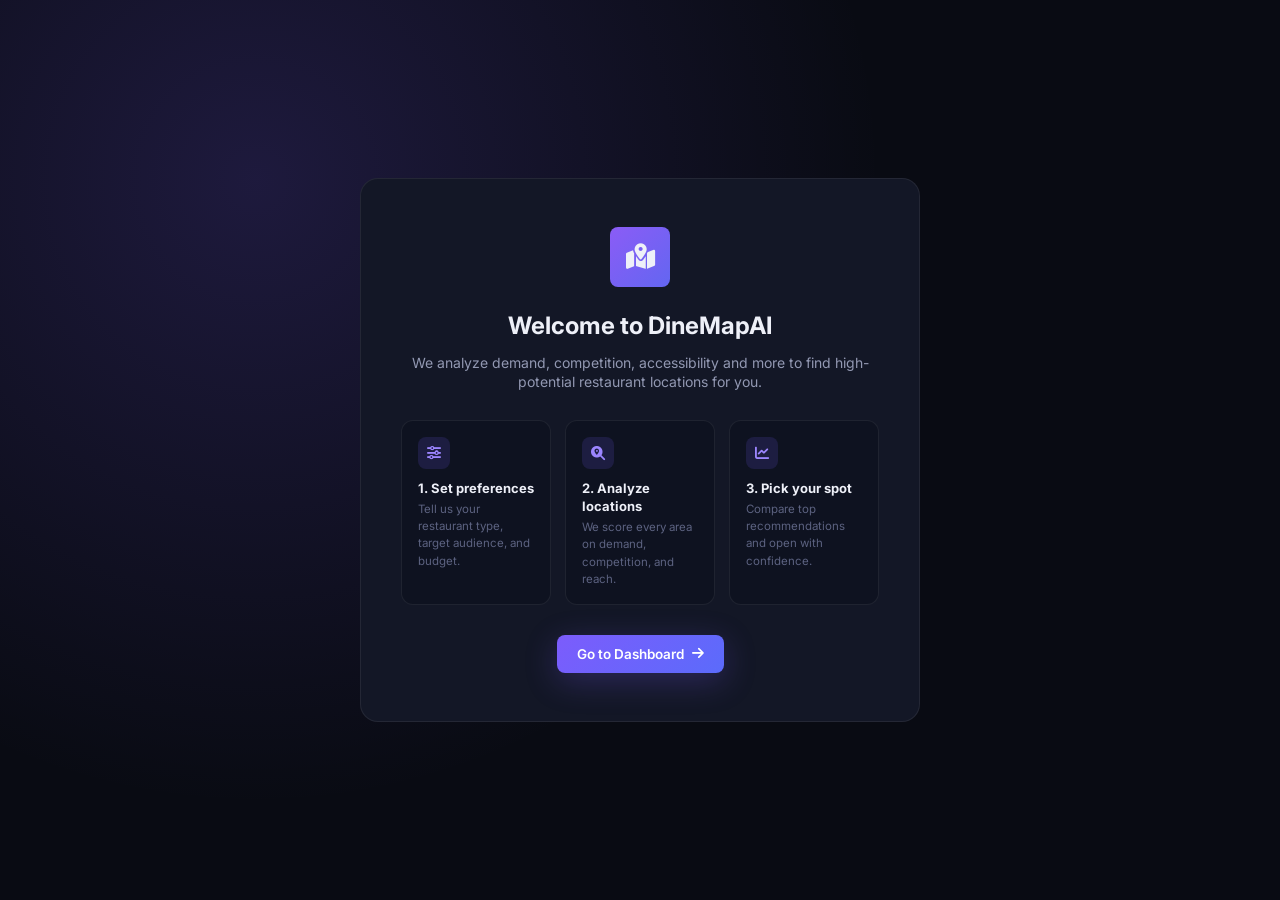
<file: project/welcome.html>
<!DOCTYPE html>
<html lang="en">
<head>
  <meta charset="UTF-8" />
  <meta name="viewport" content="width=device-width, initial-scale=1.0" />
  <title>Welcome · DineMapAI</title>
  <link rel="stylesheet" href="css/style.css" />
  <link rel="preconnect" href="https://fonts.googleapis.com" />
  <link href="https://fonts.googleapis.com/css2?family=Inter:wght@400;500;600;700;800&display=swap" rel="stylesheet" />
  <link rel="stylesheet" href="https://cdnjs.cloudflare.com/ajax/libs/font-awesome/6.5.1/css/all.min.css" />
</head>
<body>
  <div class="welcome-page">
    <div class="welcome-card">
      <div class="brand-icon"><i class="fa-solid fa-map-location-dot"></i></div>
      <h1>Welcome to DineMapAI</h1>
      <p>We analyze demand, competition, accessibility and more to find high-potential restaurant locations for you.</p>

      <div class="welcome-steps">
        <div class="welcome-step">
          <div class="step-icon"><i class="fa-solid fa-sliders"></i></div>
          <h4>1. Set preferences</h4>
          <p>Tell us your restaurant type, target audience, and budget.</p>
        </div>
        <div class="welcome-step">
          <div class="step-icon"><i class="fa-solid fa-magnifying-glass-location"></i></div>
          <h4>2. Analyze locations</h4>
          <p>We score every area on demand, competition, and reach.</p>
        </div>
        <div class="welcome-step">
          <div class="step-icon"><i class="fa-solid fa-chart-line"></i></div>
          <h4>3. Pick your spot</h4>
          <p>Compare top recommendations and open with confidence.</p>
        </div>
      </div>

      <!-- This button's click handler is wired up below via navigation.js's goToDashboard() -->
      <button id="continueBtn" class="btn btn-primary">
        Go to Dashboard <i class="fa-solid fa-arrow-right"></i>
      </button>
    </div>
  </div>

  <script src="js/navigation.js"></script>
  <script>
    // Connect the "Go to Dashboard" button to the shared navigation function
    document.getElementById("continueBtn").addEventListener("click", goToDashboard);
  </script>
</body>
</html>
</file>
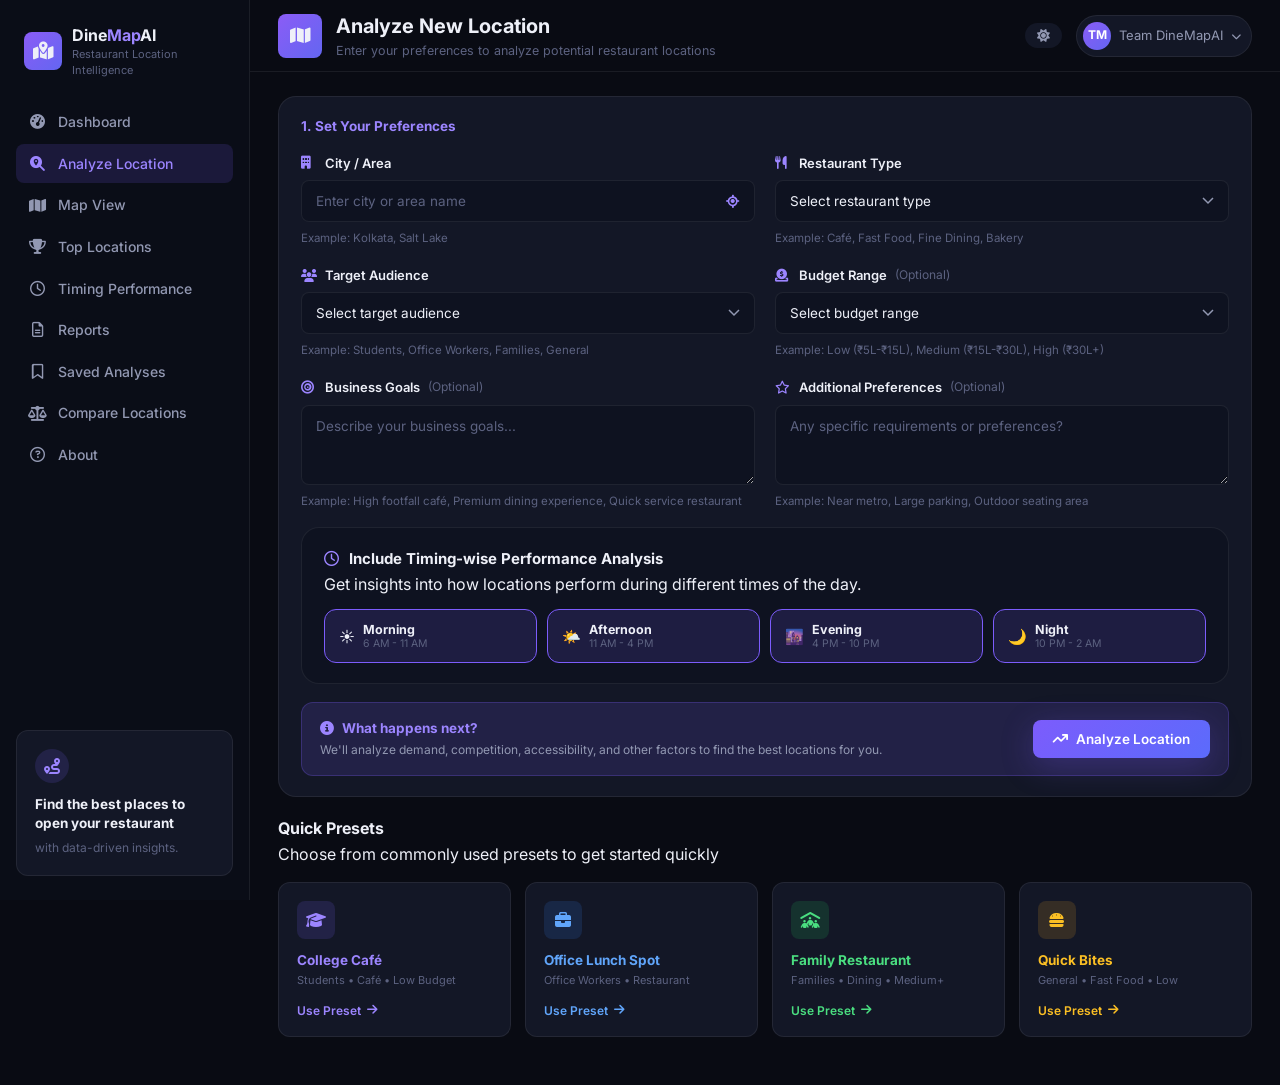
<file: backend/project/analyze-location.html>
<!DOCTYPE html>
<html lang="en">
<head>
  <meta charset="UTF-8" />
  <meta name="viewport" content="width=device-width, initial-scale=1.0" />
  <title>Analyze Location · DineMapAI</title>
  <link rel="stylesheet" href="css/style.css" />
  <link rel="preconnect" href="https://fonts.googleapis.com" />
  <link href="https://fonts.googleapis.com/css2?family=Inter:wght@400;500;600;700;800&display=swap" rel="stylesheet" />
  <link rel="stylesheet" href="https://cdnjs.cloudflare.com/ajax/libs/font-awesome/6.5.1/css/all.min.css" />
</head>
<body>
  <div class="app-shell">

    <!-- ============ SIDEBAR ============ -->
    <aside class="sidebar">
      <div>
        <div class="brand">
          <div class="brand-icon"><i class="fa-solid fa-map-location-dot"></i></div>
          <div>
            <div class="brand-name">Dine<span>Map</span>AI</div>
            <div class="brand-sub">Restaurant Location Intelligence</div>
          </div>
        </div>

        <ul class="nav-list">
          <li><a href="dashboard.html" class="nav-link" data-page="dashboard.html"><i class="fa-solid fa-gauge-high"></i> Dashboard</a></li>
          <li><a href="analyze-location.html" class="nav-link" data-page="analyze-location.html"><i class="fa-solid fa-magnifying-glass-location"></i> Analyze Location</a></li>
          <li><a href="#" class="nav-link" data-page="map-view.html"><i class="fa-solid fa-map"></i> Map View</a></li>
          <li><a href="#" class="nav-link" data-page="top-locations.html"><i class="fa-solid fa-trophy"></i> Top Locations</a></li>
          <li><a href="#" class="nav-link" data-page="timing-performance.html"><i class="fa-regular fa-clock"></i> Timing Performance</a></li>
          <li><a href="#" class="nav-link" data-page="reports.html"><i class="fa-regular fa-file-lines"></i> Reports</a></li>
          <li><a href="#" class="nav-link" data-page="saved-analyses.html"><i class="fa-regular fa-bookmark"></i> Saved Analyses</a></li>
          <li><a href="#" class="nav-link" data-page="compare-locations.html"><i class="fa-solid fa-scale-balanced"></i> Compare Locations</a></li>
          <li><a href="#" class="nav-link" data-page="about.html"><i class="fa-regular fa-circle-question"></i> About</a></li>
        </ul>
      </div>

      <div class="sidebar-footer-card">
        <div class="footer-icon"><i class="fa-solid fa-route"></i></div>
        <h4>Find the best places to open your restaurant</h4>
        <p>with data-driven insights.</p>
      </div>
    </aside>

    <!-- ============ MAIN COLUMN ============ -->
    <div class="main-column">

      <!-- ============ TOPBAR ============ -->
      <header class="topbar">
        <div style="display:flex; align-items:center; gap:14px;">
          <button id="mobileNavToggle" class="mobile-nav-toggle"><i class="fa-solid fa-bars"></i></button>
          <div class="page-heading" style="display:flex; align-items:center; gap:14px;">
            <div class="brand-icon" style="width:44px;height:44px;font-size:18px;"><i class="fa-solid fa-map"></i></div>
            <div>
              <h1>Analyze New Location</h1>
              <p>Enter your preferences to analyze potential restaurant locations</p>
            </div>
          </div>
        </div>

        <div class="topbar-actions">
          <button class="theme-toggle" style="border:none;"><i class="fa-solid fa-sun"></i></button>
          <div class="user-pill">
            <span class="avatar-badge" id="userAvatar">TM</span>
            <span>Team DineMapAI</span>
            <i class="fa-solid fa-chevron-down" style="font-size:10px;"></i>
          </div>
        </div>
      </header>

      <!-- ============ PAGE CONTENT ============ -->
      <main class="page-content">

        <section class="card">
          <div class="section-eyebrow">1. Set Your Preferences</div>

          <!-- This form's id is used by js/analyze.js to attach the submit handler -->
          <form id="analyzeForm" novalidate>
            <div class="grid grid-2" style="margin-bottom:18px;">
              <div class="field">
                <label for="cityArea"><i class="fa-solid fa-building"></i> City / Area</label>
                <div class="input-with-icon">
                  <input type="text" id="cityArea" class="input-control" placeholder="Enter city or area name" />
                  <button type="button" class="icon-btn" title="Use my current location">
                    <i class="fa-solid fa-location-crosshairs"></i>
                  </button>
                </div>
                <span class="hint">Example: Kolkata, Salt Lake</span>
              </div>

              <div class="field">
                <label for="restaurantType"><i class="fa-solid fa-utensils"></i> Restaurant Type</label>
                <select id="restaurantType" class="input-control">
                  <option value="">Select restaurant type</option>
                  <option value="cafe">Café</option>
                  <option value="fast-food">Fast Food</option>
                  <option value="fine-dining">Fine Dining</option>
                  <option value="bakery">Bakery</option>
                </select>
                <span class="hint">Example: Café, Fast Food, Fine Dining, Bakery</span>
              </div>

              <div class="field">
                <label for="targetAudience"><i class="fa-solid fa-users"></i> Target Audience</label>
                <select id="targetAudience" class="input-control">
                  <option value="">Select target audience</option>
                  <option value="students">Students</option>
                  <option value="office-workers">Office Workers</option>
                  <option value="families">Families</option>
                  <option value="general">General</option>
                </select>
                <span class="hint">Example: Students, Office Workers, Families, General</span>
              </div>

              <div class="field">
                <label for="budgetRange"><i class="fa-solid fa-circle-dollar-to-slot"></i> Budget Range <span class="optional-tag">(Optional)</span></label>
                <select id="budgetRange" class="input-control">
                  <option value="">Select budget range</option>
                  <option value="low">Low (₹5L-₹15L)</option>
                  <option value="medium">Medium (₹15L-₹30L)</option>
                  <option value="medium-high">Medium-High (₹20L-₹30L)</option>
                  <option value="high">High (₹30L+)</option>
                </select>
                <span class="hint">Example: Low (₹5L-₹15L), Medium (₹15L-₹30L), High (₹30L+)</span>
              </div>

              <div class="field">
                <label for="businessGoals"><i class="fa-solid fa-bullseye"></i> Business Goals <span class="optional-tag">(Optional)</span></label>
                <textarea id="businessGoals" class="input-control" placeholder="Describe your business goals..."></textarea>
                <span class="hint">Example: High footfall café, Premium dining experience, Quick service restaurant</span>
              </div>

              <div class="field">
                <label for="additionalPreferences"><i class="fa-regular fa-star"></i> Additional Preferences <span class="optional-tag">(Optional)</span></label>
                <textarea id="additionalPreferences" class="input-control" placeholder="Any specific requirements or preferences?"></textarea>
                <span class="hint">Example: Near metro, Large parking, Outdoor seating area</span>
              </div>
            </div>

            <div class="card" style="background: var(--bg-input); margin-bottom:18px;">
              <div class="card-title" style="margin-bottom:4px;"><i class="fa-regular fa-clock"></i> Include Timing-wise Performance Analysis</div>
              <p class="hint" style="margin-bottom:14px;">Get insights into how locations perform during different times of the day.</p>

              <!-- Each chip toggles on/off via js/analyze.js -> setupTimingChips() -->
              <div class="timing-toggle-row">
                <button type="button" class="timing-chip chip-selected" data-slot="morning">
                  <span class="chip-icon">☀️</span>
                  <span><strong>Morning</strong><span class="chip-time">6 AM - 11 AM</span></span>
                </button>
                <button type="button" class="timing-chip chip-selected" data-slot="afternoon">
                  <span class="chip-icon">🌤️</span>
                  <span><strong>Afternoon</strong><span class="chip-time">11 AM - 4 PM</span></span>
                </button>
                <button type="button" class="timing-chip chip-selected" data-slot="evening">
                  <span class="chip-icon">🌆</span>
                  <span><strong>Evening</strong><span class="chip-time">4 PM - 10 PM</span></span>
                </button>
                <button type="button" class="timing-chip chip-selected" data-slot="night">
                  <span class="chip-icon">🌙</span>
                  <span><strong>Night</strong><span class="chip-time">10 PM - 2 AM</span></span>
                </button>
              </div>
            </div>

            <div class="info-callout">
              <div class="callout-text">
                <strong><i class="fa-solid fa-circle-info"></i> What happens next?</strong>
                <p>We'll analyze demand, competition, accessibility, and other factors to find the best locations for you.</p>
              </div>
              <button type="submit" id="analyzeSubmitBtn" class="btn btn-primary">
                <i class="fa-solid fa-arrow-trend-up"></i> Analyze Location
              </button>
            </div>

            <div id="analyzeFormMessage" class="form-message" style="margin-top:14px;"></div>
          </form>
        </section>

        <!-- Quick presets -->
        <section>
          <h2 style="font-size:16px; margin-bottom:4px;">Quick Presets</h2>
          <p class="hint" style="margin-bottom:16px;">Choose from commonly used presets to get started quickly</p>

          <div class="presets-grid">
            <div class="preset-card">
              <div class="preset-icon" style="background:rgba(124,92,252,0.15); color:#9c85ff;"><i class="fa-solid fa-graduation-cap"></i></div>
              <h4 style="color:#9c85ff;">College Café</h4>
              <p>Students • Café • Low Budget</p>
              <button type="button" class="preset-use-btn" style="color:#9c85ff;" data-preset="collegeCafe">
                Use Preset <i class="fa-solid fa-arrow-right"></i>
              </button>
            </div>

            <div class="preset-card">
              <div class="preset-icon" style="background:rgba(59,130,246,0.15); color:#60a5fa;"><i class="fa-solid fa-briefcase"></i></div>
              <h4 style="color:#60a5fa;">Office Lunch Spot</h4>
              <p>Office Workers • Restaurant</p>
              <button type="button" class="preset-use-btn" style="color:#60a5fa;" data-preset="officeLunch">
                Use Preset <i class="fa-solid fa-arrow-right"></i>
              </button>
            </div>

            <div class="preset-card">
              <div class="preset-icon" style="background:rgba(34,197,94,0.15); color:#4ade80;"><i class="fa-solid fa-people-roof"></i></div>
              <h4 style="color:#4ade80;">Family Restaurant</h4>
              <p>Families • Dining • Medium+</p>
              <button type="button" class="preset-use-btn" style="color:#4ade80;" data-preset="familyRestaurant">
                Use Preset <i class="fa-solid fa-arrow-right"></i>
              </button>
            </div>

            <div class="preset-card">
              <div class="preset-icon" style="background:rgba(245,165,36,0.15); color:#fbbf24;"><i class="fa-solid fa-burger"></i></div>
              <h4 style="color:#fbbf24;">Quick Bites</h4>
              <p>General • Fast Food • Low</p>
              <button type="button" class="preset-use-btn" style="color:#fbbf24;" data-preset="quickBites">
                Use Preset <i class="fa-solid fa-arrow-right"></i>
              </button>
            </div>
          </div>
        </section>
      </main>
    </div>
  </div>

  <script src="js/api.js"></script>
  <script src="js/navigation.js"></script>
  <script src="js/analyze.js"></script>
</body>
</html>
</file>
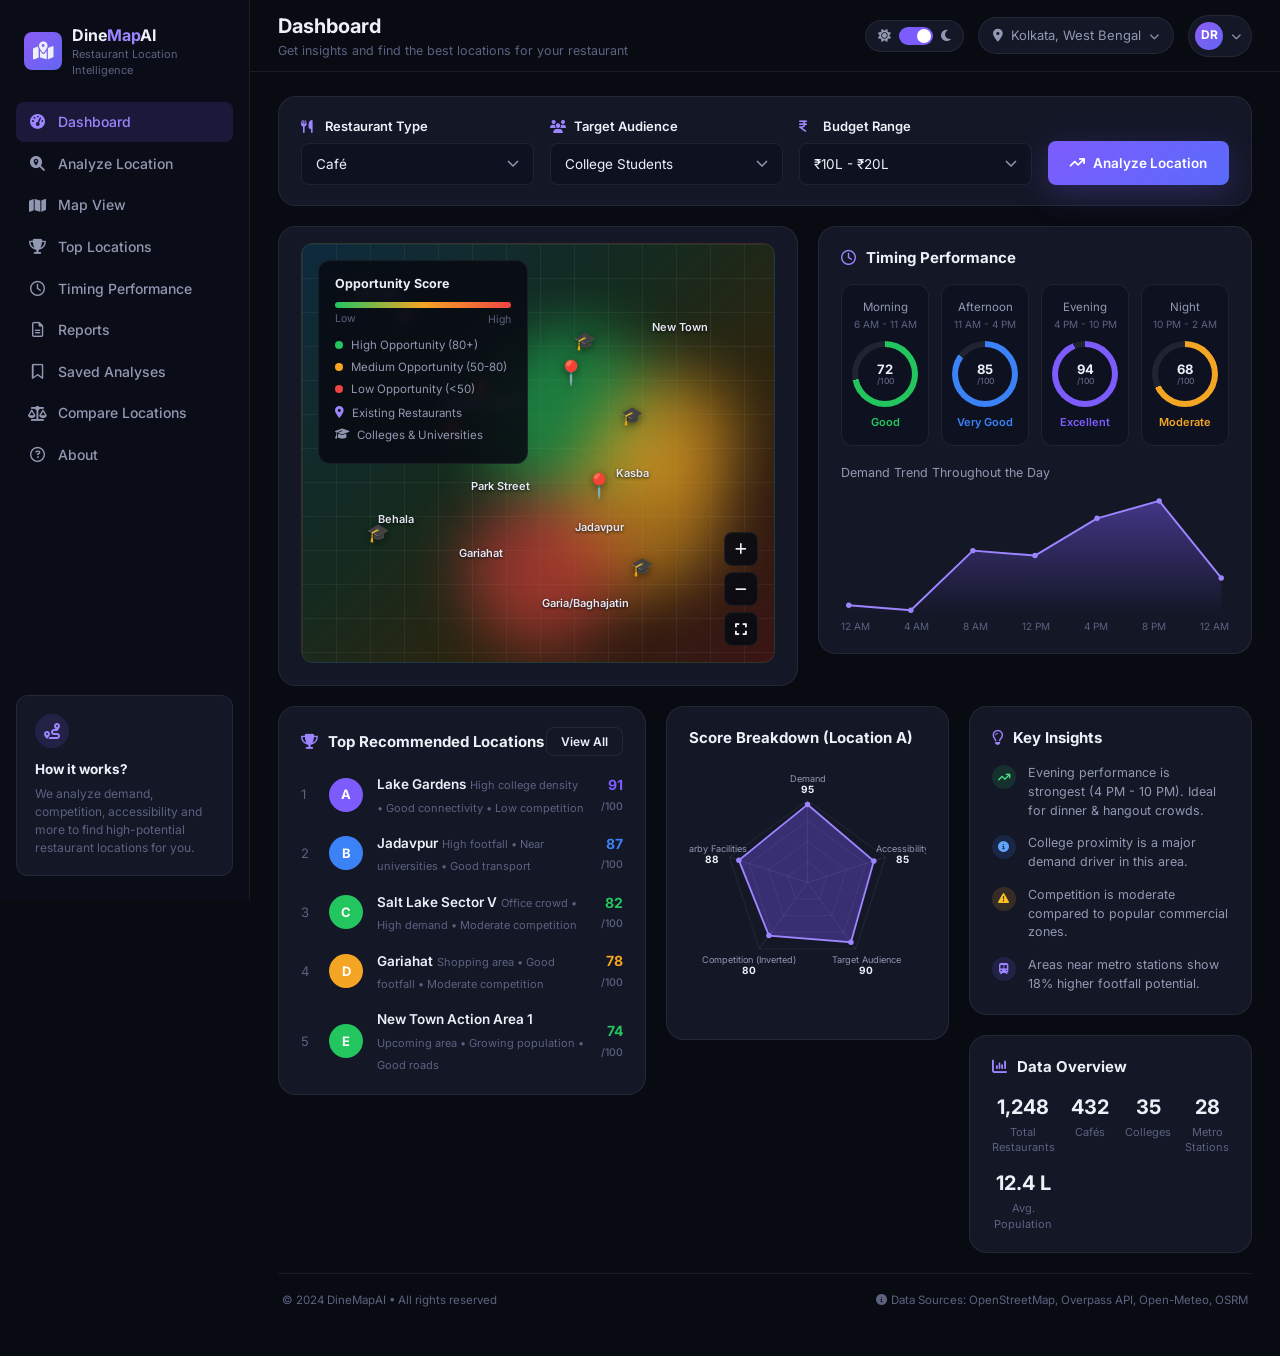
<file: backend/project/dashboard.html>
<!DOCTYPE html>
<html lang="en">
<head>
  <meta charset="UTF-8" />
  <meta name="viewport" content="width=device-width, initial-scale=1.0" />
  <title>Dashboard · DineMapAI</title>
  <link rel="stylesheet" href="css/style.css" />
  <link rel="preconnect" href="https://fonts.googleapis.com" />
  <link href="https://fonts.googleapis.com/css2?family=Inter:wght@400;500;600;700;800&display=swap" rel="stylesheet" />
  <link rel="stylesheet" href="https://cdnjs.cloudflare.com/ajax/libs/font-awesome/6.5.1/css/all.min.css" />
</head>
<body>
  <div class="app-shell">

    <!-- ============ SIDEBAR ============ -->
    <aside class="sidebar">
      <div>
        <div class="brand">
          <div class="brand-icon"><i class="fa-solid fa-map-location-dot"></i></div>
          <div>
            <div class="brand-name">Dine<span>Map</span>AI</div>
            <div class="brand-sub">Restaurant Location Intelligence</div>
          </div>
        </div>

        <!-- data-page must match each file's name so navigation.js can
             highlight the correct link automatically -->
        <ul class="nav-list">
          <li><a href="dashboard.html" class="nav-link" data-page="dashboard.html"><i class="fa-solid fa-gauge-high"></i> Dashboard</a></li>
          <li><a href="analyze-location.html" class="nav-link" data-page="analyze-location.html"><i class="fa-solid fa-magnifying-glass-location"></i> Analyze Location</a></li>
          <li><a href="#" class="nav-link" data-page="map-view.html"><i class="fa-solid fa-map"></i> Map View</a></li>
          <li><a href="#" class="nav-link" data-page="top-locations.html"><i class="fa-solid fa-trophy"></i> Top Locations</a></li>
          <li><a href="#" class="nav-link" data-page="timing-performance.html"><i class="fa-regular fa-clock"></i> Timing Performance</a></li>
          <li><a href="#" class="nav-link" data-page="reports.html"><i class="fa-regular fa-file-lines"></i> Reports</a></li>
          <li><a href="#" class="nav-link" data-page="saved-analyses.html"><i class="fa-regular fa-bookmark"></i> Saved Analyses</a></li>
          <li><a href="#" class="nav-link" data-page="compare-locations.html"><i class="fa-solid fa-scale-balanced"></i> Compare Locations</a></li>
          <li><a href="#" class="nav-link" data-page="about.html"><i class="fa-regular fa-circle-question"></i> About</a></li>
        </ul>
      </div>

      <div class="sidebar-footer-card">
        <div class="footer-icon"><i class="fa-solid fa-route"></i></div>
        <h4>How it works?</h4>
        <p>We analyze demand, competition, accessibility and more to find high-potential restaurant locations for you.</p>
      </div>
    </aside>

    <!-- ============ MAIN COLUMN ============ -->
    <div class="main-column">

      <!-- ============ TOPBAR ============ -->
      <header class="topbar">
        <div style="display:flex; align-items:center; gap:14px;">
          <button id="mobileNavToggle" class="mobile-nav-toggle"><i class="fa-solid fa-bars"></i></button>
          <div class="page-heading">
            <h1>Dashboard</h1>
            <p>Get insights and find the best locations for your restaurant</p>
          </div>
        </div>

        <div class="topbar-actions">
          <div class="theme-toggle">
            <i class="fa-solid fa-sun"></i>
            <div class="toggle-switch" id="themeSwitch"></div>
            <i class="fa-solid fa-moon"></i>
          </div>
          <div class="location-pill">
            <i class="fa-solid fa-location-dot"></i>
            <span id="userLocationLabel">Kolkata, West Bengal</span>
            <i class="fa-solid fa-chevron-down" style="font-size:10px;"></i>
          </div>
          <div class="user-pill">
            <span class="avatar-badge" id="userAvatar">DR</span>
            <i class="fa-solid fa-chevron-down" style="font-size:10px;"></i>
          </div>
        </div>
      </header>

      <!-- ============ PAGE CONTENT ============ -->
      <main class="page-content">

        <!-- Filter bar -->
        <section class="filter-bar">
          <div class="field">
            <label><i class="fa-solid fa-utensils"></i> Restaurant Type</label>
            <select class="input-control">
              <option>Café</option>
              <option>Fast Food</option>
              <option>Fine Dining</option>
              <option>Bakery</option>
            </select>
          </div>
          <div class="field">
            <label><i class="fa-solid fa-users"></i> Target Audience</label>
            <select class="input-control">
              <option>College Students</option>
              <option>Office Workers</option>
              <option>Families</option>
              <option>General</option>
            </select>
          </div>
          <div class="field">
            <label><i class="fa-solid fa-indian-rupee-sign"></i> Budget Range</label>
            <select class="input-control">
              <option>₹10L - ₹20L</option>
              <option>₹5L - ₹10L</option>
              <option>₹20L - ₹30L</option>
              <option>₹30L+</option>
            </select>
          </div>
          <button id="analyzeLocationBtn" class="btn btn-primary">
            <i class="fa-solid fa-arrow-trend-up"></i> Analyze Location
          </button>
        </section>

        <!-- Map + Timing performance -->
        <section class="dashboard-columns">

          <!-- Map card -->
          <div class="card map-card">
            <div class="map-canvas-wrap">
              <div class="map-grid-overlay"></div>

              <!-- Purely decorative heat-map blobs standing in for a real map/heat layer -->
              <div class="map-heat-blob" style="width:180px; height:180px; top:20%; left:38%; background:#22c55e;"></div>
              <div class="map-heat-blob" style="width:160px; height:160px; top:45%; left:55%; background:#f5a524;"></div>
              <div class="map-heat-blob" style="width:150px; height:150px; top:60%; left:35%; background:#ef4444;"></div>
              <div class="map-heat-blob" style="width:130px; height:130px; top:30%; left:65%; background:#f5a524;"></div>

              <div class="map-label" style="top:12%; left:16%;">Salt Lake</div>
              <div class="map-label" style="top:20%; left:80%;">New Town</div>
              <div class="map-label" style="top:38%; left:38%;">College Street</div>
              <div class="map-label" style="top:55%; left:70%;">Kasba</div>
              <div class="map-label" style="top:58%; left:42%;">Park Street</div>
              <div class="map-label" style="top:68%; left:63%;">Jadavpur</div>
              <div class="map-label" style="top:74%; left:38%;">Gariahat</div>
              <div class="map-label" style="top:66%; left:20%;">Behala</div>
              <div class="map-label" style="top:86%; left:60%;">Garia/Baghajatin</div>

              <div class="map-pin pin-primary" style="top:40%; left:38%;">📍</div>
              <div class="map-pin pin-primary" style="top:50%; left:32%;">📍</div>
              <div class="map-pin pin-primary" style="top:35%; left:57%;">📍</div>
              <div class="map-pin pin-primary" style="top:62%; left:63%;">📍</div>
              <div class="map-pin" style="top:20%; left:22%;">🎓</div>
              <div class="map-pin" style="top:26%; left:60%;">🎓</div>
              <div class="map-pin" style="top:44%; left:70%;">🎓</div>
              <div class="map-pin" style="top:72%; left:16%;">🎓</div>
              <div class="map-pin" style="top:80%; left:72%;">🎓</div>

              <div class="map-legend">
                <h5>Opportunity Score</h5>
                <div class="legend-scale"></div>
                <div class="legend-scale-labels"><span>Low</span><span>High</span></div>
                <div class="legend-item"><span class="dot" style="background:#22c55e"></span> High Opportunity (80+)</div>
                <div class="legend-item"><span class="dot" style="background:#f5a524"></span> Medium Opportunity (50-80)</div>
                <div class="legend-item"><span class="dot" style="background:#ef4444"></span> Low Opportunity (&lt;50)</div>
                <div class="legend-item" style="margin-top:8px;"><i class="fa-solid fa-location-dot" style="color:#9c85ff"></i> Existing Restaurants</div>
                <div class="legend-item"><i class="fa-solid fa-graduation-cap"></i> Colleges &amp; Universities</div>
              </div>

              <div class="map-controls">
                <button><i class="fa-solid fa-plus"></i></button>
                <button><i class="fa-solid fa-minus"></i></button>
                <button><i class="fa-solid fa-expand"></i></button>
              </div>
            </div>
          </div>

          <!-- Timing performance + demand trend -->
          <div class="card">
            <div class="card-header">
              <div class="card-title"><i class="fa-regular fa-clock"></i> Timing Performance</div>
            </div>

            <!-- Filled in by dashboard.js -> updateTimingPerformance() -->
            <div class="timing-grid" id="timingGrid"></div>

            <div class="chart-wrap">
              <div class="chart-title">Demand Trend Throughout the Day</div>
              <!-- Filled in by dashboard.js -> updateDemandChart() -->
              <svg id="demandChartSvg"></svg>
              <div class="chart-axis-labels" id="demandChartLabels"></div>
            </div>
          </div>
        </section>

        <!-- Bottom row: top locations / score breakdown / insights + overview -->
        <section class="bottom-columns">

          <!-- Top recommended locations -->
          <div class="card">
            <div class="card-header">
              <div class="card-title"><i class="fa-solid fa-trophy"></i> Top Recommended Locations</div>
              <button class="btn btn-secondary" style="padding:6px 14px; font-size:12px;">View All</button>
            </div>
            <!-- Filled in by dashboard.js -> updateTopLocations() -->
            <ul class="rank-list" id="topLocationsList"></ul>
          </div>

          <!-- Score breakdown radar chart -->
          <div class="card">
            <div class="card-header">
              <div class="card-title" id="scoreBreakdownTitle"><i class="fa-solid fa-chart-simple"></i> Score Breakdown</div>
            </div>
            <div class="radar-wrap">
              <!-- Filled in by dashboard.js -> updateScoreBreakdown() -->
              <svg id="radarChartSvg"></svg>
            </div>
          </div>

          <!-- Key insights + data overview -->
          <div style="display:flex; flex-direction:column; gap:20px;">
            <div class="card">
              <div class="card-header">
                <div class="card-title"><i class="fa-regular fa-lightbulb"></i> Key Insights</div>
              </div>
              <!-- Filled in by dashboard.js -> updateNotifications() -->
              <ul class="insight-list" id="keyInsightsList"></ul>
            </div>

            <div class="card">
              <div class="card-header">
                <div class="card-title"><i class="fa-solid fa-chart-column"></i> Data Overview</div>
              </div>
              <!-- Filled in by dashboard.js -> updateDataOverview() -->
              <div class="overview-grid" id="dataOverviewGrid"></div>
            </div>
          </div>
        </section>

        <footer class="app-footer">
          <span>© 2024 DineMapAI • All rights reserved</span>
          <span><i class="fa-solid fa-circle-info"></i> Data Sources: OpenStreetMap, Overpass API, Open-Meteo, OSRM</span>
        </footer>
      </main>
    </div>
  </div>

  <!-- Load order matters: api.js first (dashboard.js calls its functions),
       then navigation.js (sidebar highlighting), then the page-specific file -->
  <script src="js/api.js"></script>
  <script src="js/navigation.js"></script>
  <script src="js/dashboard.js"></script>
  <script>
    // Simple visual-only light/dark toggle for the topbar switch.
    // Wire this up to real theme logic later if needed.
    document.getElementById("themeSwitch").addEventListener("click", function () {
      this.classList.toggle("off");
    });
  </script>
</body>
</html>
</file>
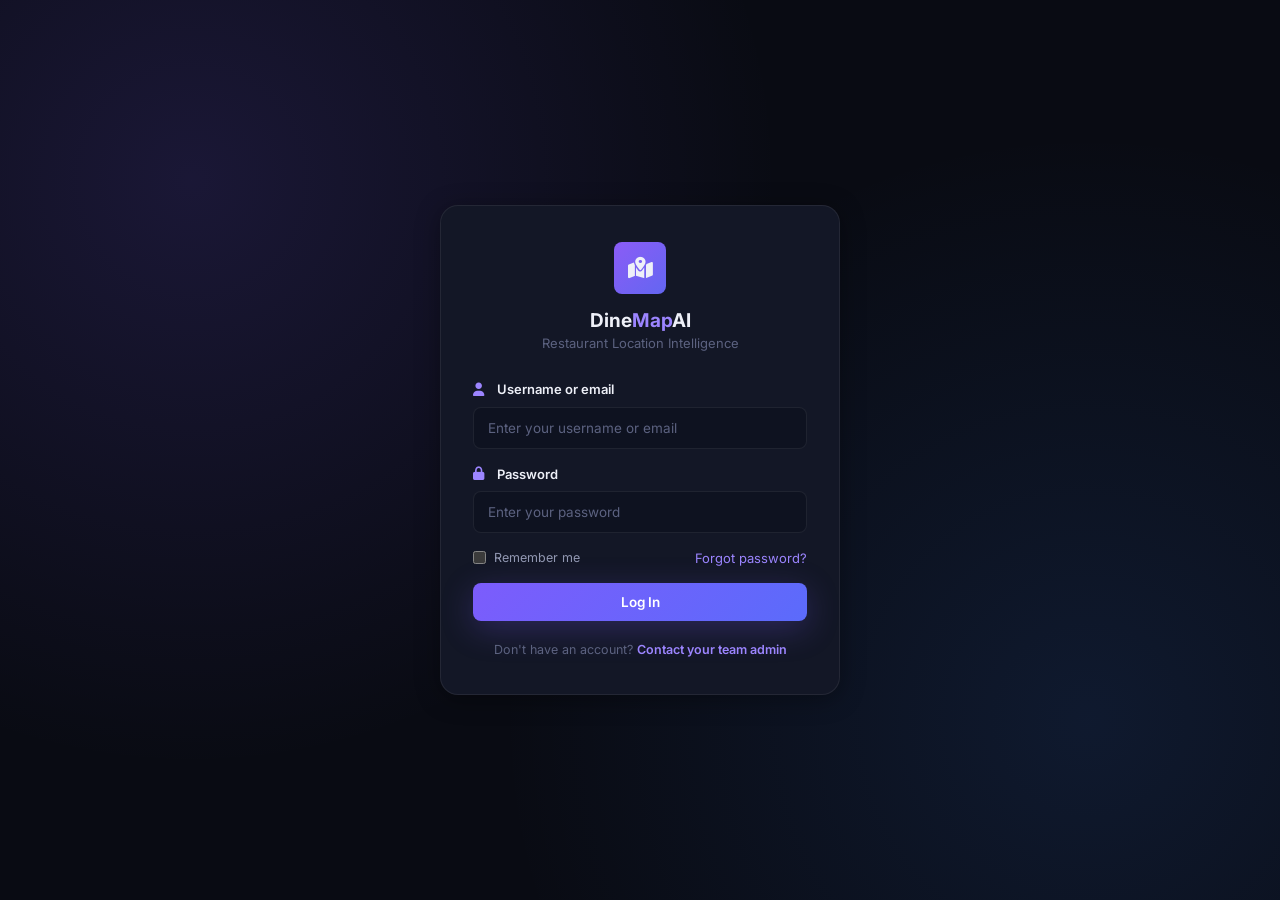
<file: backend/project/login.html>
<!DOCTYPE html>
<html lang="en">
<head>
  <meta charset="UTF-8" />
  <meta name="viewport" content="width=device-width, initial-scale=1.0" />
  <title>Log In · DineMapAI</title>
  <link rel="stylesheet" href="css/style.css" />
  <link rel="preconnect" href="https://fonts.googleapis.com" />
  <link href="https://fonts.googleapis.com/css2?family=Inter:wght@400;500;600;700;800&display=swap" rel="stylesheet" />
  <link rel="stylesheet" href="https://cdnjs.cloudflare.com/ajax/libs/font-awesome/6.5.1/css/all.min.css" />
</head>
<body>
  <div class="auth-page">
    <div class="auth-card">
      <div class="auth-brand">
        <div class="brand-icon"><i class="fa-solid fa-map-location-dot"></i></div>
        <div>
          <h1>Dine<span style="color: var(--accent-purple-light)">Map</span>AI</h1>
          <p>Restaurant Location Intelligence</p>
        </div>
      </div>

      <!-- The id on this form is used by js/login.js to attach the submit handler -->
      <form id="loginForm" class="auth-form" novalidate>
        <div class="field">
          <label for="username"><i class="fa-solid fa-user"></i> Username or email</label>
          <input
            type="text"
            id="username"
            class="input-control"
            placeholder="Enter your username or email"
            autocomplete="username"
          />
        </div>

        <div class="field">
          <label for="password"><i class="fa-solid fa-lock"></i> Password</label>
          <input
            type="password"
            id="password"
            class="input-control"
            placeholder="Enter your password"
            autocomplete="current-password"
          />
        </div>

        <div class="checkbox-row">
          <label><input type="checkbox" id="rememberMe" /> Remember me</label>
          <a href="#" class="btn-ghost">Forgot password?</a>
        </div>

        <div id="formMessage" class="form-message"></div>

        <button type="submit" id="loginButton" class="btn btn-primary btn-block">
          Log In
        </button>
      </form>

      <p class="auth-footer-text">
        Don't have an account? <a href="#">Contact your team admin</a>
      </p>
    </div>
  </div>

  <!-- api.js must load before login.js because login.js calls loginUser() -->
  <script src="js/api.js"></script>
  <script src="js/login.js"></script>
</body>
</html>
</file>
<file: project/css/style.css>
/* =========================================================
   DineMapAI — Main Stylesheet
   Organized sections:
   1. Design tokens (CSS variables)
   2. Reset / base
   3. Layout (sidebar + topbar shell used on every app page)
   4. Reusable components (buttons, cards, inputs, badges)
   5. Page-specific styles (login, welcome, dashboard, analyze)
   6. Responsive rules
   ========================================================= */

/* ---------- 1. DESIGN TOKENS ---------- */
:root {
  /* Backgrounds */
  --bg-app: #090b13;
  --bg-sidebar: #0a0d17;
  --bg-topbar: #0a0d17;
  --bg-card: #12162318;
  --bg-card-solid: #131726;
  --bg-input: #0e1220;
  --bg-hover: #171c2f;

  /* Borders */
  --border-subtle: rgba(255, 255, 255, 0.07);
  --border-strong: rgba(255, 255, 255, 0.14);

  /* Text */
  --text-primary: #eef0f8;
  --text-secondary: #9298b2;
  --text-muted: #5c6280;

  /* Brand + accents */
  --accent-purple: #7c5cfc;
  --accent-purple-light: #9c85ff;
  --accent-purple-dim: rgba(124, 92, 252, 0.15);
  --accent-blue: #3b82f6;
  --accent-green: #22c55e;
  --accent-orange: #f5a524;
  --accent-pink: #d946ef;
  --accent-red: #ef4444;

  /* Gradients */
  --gradient-brand: linear-gradient(135deg, #8b5cf6 0%, #6366f1 100%);
  --gradient-cta: linear-gradient(135deg, #7c5cfc 0%, #5b6bfb 100%);

  /* Radii */
  --radius-sm: 8px;
  --radius-md: 12px;
  --radius-lg: 18px;
  --radius-pill: 999px;

  /* Shadows */
  --shadow-card: 0 4px 24px rgba(0, 0, 0, 0.35);
  --shadow-pop: 0 8px 32px rgba(124, 92, 252, 0.25);

  /* Sizing */
  --sidebar-width: 250px;
  --topbar-height: 72px;

  /* Type */
  --font-main: "Inter", -apple-system, BlinkMacSystemFont, "Segoe UI", sans-serif;
}

/* ---------- 2. RESET / BASE ---------- */
* {
  box-sizing: border-box;
  margin: 0;
  padding: 0;
}

html {
  color-scheme: dark;
}

body {
  font-family: var(--font-main);
  background: var(--bg-app);
  color: var(--text-primary);
  min-height: 100vh;
  line-height: 1.4;
  -webkit-font-smoothing: antialiased;
}

a {
  color: inherit;
  text-decoration: none;
}

ul {
  list-style: none;
}

button {
  font-family: inherit;
  cursor: pointer;
  border: none;
  background: none;
  color: inherit;
}

input,
select,
textarea {
  font-family: inherit;
  color: inherit;
}

img {
  max-width: 100%;
  display: block;
}

:focus-visible {
  outline: 2px solid var(--accent-purple-light);
  outline-offset: 2px;
}

.hidden {
  display: none !important;
}

/* ---------- 3. APP SHELL (sidebar + topbar) ---------- */
.app-shell {
  display: flex;
  min-height: 100vh;
}

/* --- Sidebar --- */
.sidebar {
  width: var(--sidebar-width);
  flex-shrink: 0;
  background: var(--bg-sidebar);
  border-right: 1px solid var(--border-subtle);
  display: flex;
  flex-direction: column;
  justify-content: space-between;
  padding: 24px 16px;
  position: sticky;
  top: 0;
  height: 100vh;
  overflow-y: auto;
}

.brand {
  display: flex;
  align-items: center;
  gap: 10px;
  padding: 0 8px 24px 8px;
}

.brand-icon {
  width: 38px;
  height: 38px;
  border-radius: var(--radius-sm);
  background: var(--gradient-brand);
  display: flex;
  align-items: center;
  justify-content: center;
  font-size: 18px;
  flex-shrink: 0;
}

.brand-name {
  font-size: 16px;
  font-weight: 700;
  color: var(--text-primary);
}

.brand-name span {
  color: var(--accent-purple-light);
}

.brand-sub {
  font-size: 11px;
  color: var(--text-muted);
  margin-top: 1px;
}

.nav-list {
  display: flex;
  flex-direction: column;
  gap: 2px;
}

.nav-link {
  display: flex;
  align-items: center;
  gap: 12px;
  padding: 10px 12px;
  border-radius: var(--radius-sm);
  font-size: 14px;
  color: var(--text-secondary);
  font-weight: 500;
  transition: background 0.15s ease, color 0.15s ease;
}

.nav-link i {
  width: 18px;
  text-align: center;
  font-size: 15px;
}

.nav-link:hover {
  background: var(--bg-hover);
  color: var(--text-primary);
}

.nav-link.active {
  background: var(--accent-purple-dim);
  color: var(--accent-purple-light);
}

.sidebar-footer-card {
  background: var(--bg-card-solid);
  border: 1px solid var(--border-subtle);
  border-radius: var(--radius-md);
  padding: 18px;
  margin-top: 20px;
}

.sidebar-footer-card .footer-icon {
  width: 34px;
  height: 34px;
  border-radius: 50%;
  background: var(--accent-purple-dim);
  display: flex;
  align-items: center;
  justify-content: center;
  color: var(--accent-purple-light);
  margin-bottom: 12px;
}

.sidebar-footer-card h4 {
  font-size: 13.5px;
  margin-bottom: 6px;
}

.sidebar-footer-card p {
  font-size: 12px;
  color: var(--text-muted);
  line-height: 1.5;
}

/* --- Main column --- */
.main-column {
  flex: 1;
  min-width: 0;
  display: flex;
  flex-direction: column;
}

/* --- Topbar --- */
.topbar {
  height: var(--topbar-height);
  border-bottom: 1px solid var(--border-subtle);
  display: flex;
  align-items: center;
  justify-content: space-between;
  padding: 0 28px;
  gap: 16px;
  flex-wrap: wrap;
}

.page-heading h1 {
  font-size: 20px;
  font-weight: 700;
}

.page-heading p {
  font-size: 12.5px;
  color: var(--text-muted);
  margin-top: 2px;
}

.topbar-actions {
  display: flex;
  align-items: center;
  gap: 14px;
}

.theme-toggle {
  display: flex;
  align-items: center;
  gap: 8px;
  background: var(--bg-card-solid);
  border: 1px solid var(--border-subtle);
  border-radius: var(--radius-pill);
  padding: 6px 12px;
  font-size: 13px;
  color: var(--text-secondary);
}

.toggle-switch {
  width: 34px;
  height: 18px;
  border-radius: var(--radius-pill);
  background: var(--accent-purple);
  position: relative;
  cursor: pointer;
}

.toggle-switch::after {
  content: "";
  position: absolute;
  width: 14px;
  height: 14px;
  border-radius: 50%;
  background: #fff;
  top: 2px;
  right: 2px;
  transition: right 0.15s ease, left 0.15s ease;
}

.toggle-switch.off::after {
  right: auto;
  left: 2px;
}

.location-pill,
.user-pill {
  display: flex;
  align-items: center;
  gap: 8px;
  background: var(--bg-card-solid);
  border: 1px solid var(--border-subtle);
  border-radius: var(--radius-pill);
  padding: 8px 14px;
  font-size: 13px;
  color: var(--text-secondary);
}

.user-pill {
  padding: 6px 10px 6px 6px;
}

.avatar-badge {
  width: 28px;
  height: 28px;
  border-radius: 50%;
  background: var(--gradient-brand);
  display: flex;
  align-items: center;
  justify-content: center;
  font-size: 12px;
  font-weight: 700;
  color: #fff;
}

.page-content {
  padding: 24px 28px 48px 28px;
  display: flex;
  flex-direction: column;
  gap: 20px;
}

/* ---------- 4. REUSABLE COMPONENTS ---------- */

/* Buttons */
.btn {
  display: inline-flex;
  align-items: center;
  justify-content: center;
  gap: 8px;
  padding: 11px 20px;
  border-radius: var(--radius-sm);
  font-size: 13.5px;
  font-weight: 600;
  transition: transform 0.1s ease, opacity 0.15s ease, background 0.15s ease;
  white-space: nowrap;
}

.btn:active {
  transform: scale(0.98);
}

.btn-primary {
  background: var(--gradient-cta);
  color: #fff;
  box-shadow: var(--shadow-pop);
}

.btn-primary:hover {
  opacity: 0.92;
}

.btn-secondary {
  background: var(--bg-card-solid);
  border: 1px solid var(--border-subtle);
  color: var(--text-primary);
}

.btn-secondary:hover {
  background: var(--bg-hover);
}

.btn-ghost {
  color: var(--accent-purple-light);
  font-size: 13px;
}

.btn-block {
  width: 100%;
}

.btn[disabled] {
  opacity: 0.6;
  cursor: not-allowed;
}

/* Cards */
.card {
  background: var(--bg-card-solid);
  border: 1px solid var(--border-subtle);
  border-radius: var(--radius-lg);
  padding: 20px 22px;
}

.card-header {
  display: flex;
  align-items: center;
  justify-content: space-between;
  margin-bottom: 16px;
}

.card-title {
  display: flex;
  align-items: center;
  gap: 10px;
  font-size: 15px;
  font-weight: 700;
}

.card-title i {
  color: var(--accent-purple-light);
}

/* Form fields */
.field {
  display: flex;
  flex-direction: column;
  gap: 8px;
}

.field label {
  display: flex;
  align-items: center;
  gap: 8px;
  font-size: 13px;
  font-weight: 600;
  color: var(--text-primary);
}

.field label i {
  color: var(--accent-purple-light);
  width: 16px;
}

.field .optional-tag {
  font-weight: 400;
  color: var(--text-muted);
  font-size: 12px;
}

.field .hint {
  font-size: 11.5px;
  color: var(--text-muted);
}

.input-control,
select.input-control {
  width: 100%;
  background: var(--bg-input);
  border: 1px solid var(--border-subtle);
  border-radius: var(--radius-sm);
  padding: 12px 14px;
  font-size: 13.5px;
  color: var(--text-primary);
  appearance: none;
}

select.input-control {
  background-image: url("data:image/svg+xml;utf8,<svg xmlns='http://www.w3.org/2000/svg' width='12' height='8' viewBox='0 0 12 8'><path d='M1 1l5 5 5-5' stroke='%239298b2' stroke-width='1.5' fill='none' fill-rule='evenodd'/></svg>");
  background-repeat: no-repeat;
  background-position: right 14px center;
  padding-right: 34px;
}

.input-control::placeholder {
  color: var(--text-muted);
}

.input-control:focus,
select.input-control:focus {
  border-color: var(--accent-purple);
}

textarea.input-control {
  resize: vertical;
  min-height: 80px;
}

.input-with-icon {
  position: relative;
}

.input-with-icon .input-control {
  padding-right: 42px;
}

.input-with-icon .icon-btn {
  position: absolute;
  right: 10px;
  top: 50%;
  transform: translateY(-50%);
  color: var(--accent-purple-light);
  padding: 6px;
}

.error-text {
  font-size: 12px;
  color: var(--accent-red);
  min-height: 16px;
}

.form-message {
  font-size: 13px;
  padding: 10px 14px;
  border-radius: var(--radius-sm);
  display: none;
}

.form-message.show {
  display: block;
}

.form-message.error {
  background: rgba(239, 68, 68, 0.12);
  color: #fca5a5;
  border: 1px solid rgba(239, 68, 68, 0.3);
}

.form-message.success {
  background: rgba(34, 197, 94, 0.12);
  color: #86efac;
  border: 1px solid rgba(34, 197, 94, 0.3);
}

/* Badges */
.badge {
  display: inline-flex;
  align-items: center;
  gap: 6px;
  padding: 3px 10px;
  border-radius: var(--radius-pill);
  font-size: 11.5px;
  font-weight: 600;
}

.badge-green {
  background: rgba(34, 197, 94, 0.14);
  color: #4ade80;
}

.badge-blue {
  background: rgba(59, 130, 246, 0.14);
  color: #60a5fa;
}

.badge-orange {
  background: rgba(245, 165, 36, 0.14);
  color: #fbbf24;
}

.badge-purple {
  background: var(--accent-purple-dim);
  color: var(--accent-purple-light);
}

/* Grid helpers */
.grid {
  display: grid;
  gap: 20px;
}

.grid-2 { grid-template-columns: repeat(2, 1fr); }
.grid-3 { grid-template-columns: repeat(3, 1fr); }
.grid-4 { grid-template-columns: repeat(4, 1fr); }

.dashboard-columns {
  display: grid;
  grid-template-columns: 2fr 1fr;
  gap: 20px;
  align-items: start;
}

.bottom-columns {
  display: grid;
  grid-template-columns: 1.3fr 1fr 1fr;
  gap: 20px;
  align-items: start;
}

/* ---------- 5. PAGE SPECIFIC ---------- */

/* --- Splash / index.html --- */
.splash-screen {
  min-height: 100vh;
  display: flex;
  flex-direction: column;
  align-items: center;
  justify-content: center;
  gap: 18px;
  background: radial-gradient(circle at 50% 30%, #171235 0%, var(--bg-app) 65%);
}

.splash-screen .brand-icon {
  width: 64px;
  height: 64px;
  font-size: 28px;
  border-radius: var(--radius-md);
}

.splash-screen p {
  color: var(--text-muted);
  font-size: 13.5px;
}

.spinner {
  width: 22px;
  height: 22px;
  border-radius: 50%;
  border: 3px solid var(--border-subtle);
  border-top-color: var(--accent-purple-light);
  animation: spin 0.8s linear infinite;
}

@keyframes spin {
  to { transform: rotate(360deg); }
}

/* --- Auth pages (login) --- */
.auth-page {
  min-height: 100vh;
  display: flex;
  align-items: center;
  justify-content: center;
  padding: 24px;
  background:
    radial-gradient(circle at 15% 20%, rgba(124, 92, 252, 0.15) 0%, transparent 45%),
    radial-gradient(circle at 85% 80%, rgba(59, 130, 246, 0.12) 0%, transparent 45%),
    var(--bg-app);
}

.auth-card {
  width: 100%;
  max-width: 400px;
  background: var(--bg-card-solid);
  border: 1px solid var(--border-subtle);
  border-radius: var(--radius-lg);
  padding: 36px 32px;
  box-shadow: var(--shadow-card);
}

.auth-brand {
  display: flex;
  flex-direction: column;
  align-items: center;
  text-align: center;
  gap: 14px;
  margin-bottom: 28px;
}

.auth-brand .brand-icon {
  width: 52px;
  height: 52px;
  font-size: 22px;
}

.auth-brand h1 {
  font-size: 19px;
}

.auth-brand p {
  font-size: 13px;
  color: var(--text-muted);
}

.auth-form {
  display: flex;
  flex-direction: column;
  gap: 16px;
}

.auth-footer-text {
  text-align: center;
  font-size: 12.5px;
  color: var(--text-muted);
  margin-top: 20px;
}

.auth-footer-text a {
  color: var(--accent-purple-light);
  font-weight: 600;
}

.checkbox-row {
  display: flex;
  align-items: center;
  justify-content: space-between;
  font-size: 12.5px;
  color: var(--text-secondary);
}

.checkbox-row label {
  display: flex;
  align-items: center;
  gap: 8px;
}

/* --- Welcome page --- */
.welcome-page {
  min-height: 100vh;
  display: flex;
  align-items: center;
  justify-content: center;
  padding: 24px;
  background:
    radial-gradient(circle at 20% 20%, rgba(124, 92, 252, 0.18) 0%, transparent 50%),
    var(--bg-app);
}

.welcome-card {
  max-width: 560px;
  width: 100%;
  text-align: center;
  background: var(--bg-card-solid);
  border: 1px solid var(--border-subtle);
  border-radius: var(--radius-lg);
  padding: 48px 40px;
}

.welcome-card .brand-icon {
  width: 60px;
  height: 60px;
  font-size: 26px;
  margin: 0 auto 22px auto;
}

.welcome-card h1 {
  font-size: 24px;
  margin-bottom: 10px;
}

.welcome-card > p {
  color: var(--text-secondary);
  font-size: 14px;
  margin-bottom: 28px;
}

.welcome-steps {
  display: grid;
  grid-template-columns: repeat(3, 1fr);
  gap: 14px;
  margin-bottom: 30px;
  text-align: left;
}

.welcome-step {
  background: var(--bg-input);
  border: 1px solid var(--border-subtle);
  border-radius: var(--radius-md);
  padding: 16px;
}

.welcome-step .step-icon {
  width: 32px;
  height: 32px;
  border-radius: var(--radius-sm);
  background: var(--accent-purple-dim);
  color: var(--accent-purple-light);
  display: flex;
  align-items: center;
  justify-content: center;
  margin-bottom: 10px;
  font-size: 14px;
}

.welcome-step h4 {
  font-size: 13px;
  margin-bottom: 4px;
}

.welcome-step p {
  font-size: 11.5px;
  color: var(--text-muted);
  line-height: 1.5;
}

/* --- Dashboard: filter bar --- */
.filter-bar {
  display: grid;
  grid-template-columns: 1fr 1fr 1fr auto;
  gap: 16px;
  align-items: end;
  background: var(--bg-card-solid);
  border: 1px solid var(--border-subtle);
  border-radius: var(--radius-lg);
  padding: 20px 22px;
}

.filter-bar .btn-primary {
  height: 44px;
  padding: 0 22px;
}

/* --- Map card --- */
.map-card {
  padding: 0;
  overflow: hidden;
}

.map-card-header {
  padding: 18px 22px 0 22px;
}

.map-canvas-wrap {
  position: relative;
  margin: 16px 22px 22px 22px;
  border-radius: var(--radius-md);
  overflow: hidden;
  border: 1px solid var(--border-subtle);
  height: 420px;
  background: linear-gradient(135deg, #0d2a3d 0%, #142b1f 40%, #2a2410 65%, #3a1414 100%);
}

.map-grid-overlay {
  position: absolute;
  inset: 0;
  background-image:
    linear-gradient(rgba(255, 255, 255, 0.05) 1px, transparent 1px),
    linear-gradient(90deg, rgba(255, 255, 255, 0.05) 1px, transparent 1px);
  background-size: 34px 34px;
}

.map-heat-blob {
  position: absolute;
  border-radius: 50%;
  filter: blur(30px);
  opacity: 0.55;
}

.map-pin {
  position: absolute;
  transform: translate(-50%, -100%);
  font-size: 18px;
  filter: drop-shadow(0 2px 4px rgba(0, 0, 0, 0.5));
}

.map-pin.pin-primary {
  color: var(--accent-purple-light);
  font-size: 24px;
}

.map-label {
  position: absolute;
  transform: translate(-50%, -50%);
  font-size: 11px;
  color: #e6e8f5;
  text-shadow: 0 1px 3px rgba(0, 0, 0, 0.8);
  font-weight: 600;
  white-space: nowrap;
}

.map-legend {
  position: absolute;
  top: 16px;
  left: 16px;
  background: rgba(9, 11, 19, 0.88);
  border: 1px solid var(--border-subtle);
  border-radius: var(--radius-md);
  padding: 14px 16px;
  width: 210px;
  font-size: 12px;
  backdrop-filter: blur(6px);
}

.map-legend h5 {
  font-size: 12.5px;
  margin-bottom: 10px;
}

.legend-scale {
  height: 6px;
  border-radius: var(--radius-pill);
  background: linear-gradient(90deg, #22c55e, #f5a524, #ef4444);
  margin-bottom: 4px;
}

.legend-scale-labels {
  display: flex;
  justify-content: space-between;
  font-size: 10.5px;
  color: var(--text-muted);
  margin-bottom: 10px;
}

.legend-item {
  display: flex;
  align-items: center;
  gap: 8px;
  font-size: 11.5px;
  color: var(--text-secondary);
  margin-bottom: 6px;
}

.legend-item .dot {
  width: 8px;
  height: 8px;
  border-radius: 50%;
  flex-shrink: 0;
}

.map-controls {
  position: absolute;
  right: 16px;
  bottom: 16px;
  display: flex;
  flex-direction: column;
  gap: 6px;
}

.map-controls button {
  width: 34px;
  height: 34px;
  background: rgba(9, 11, 19, 0.88);
  border: 1px solid var(--border-subtle);
  border-radius: var(--radius-sm);
  color: var(--text-primary);
  display: flex;
  align-items: center;
  justify-content: center;
}

/* --- Timing rings --- */
.timing-grid {
  display: grid;
  grid-template-columns: repeat(4, 1fr);
  gap: 12px;
  margin-bottom: 18px;
}

.timing-slot {
  background: var(--bg-input);
  border: 1px solid var(--border-subtle);
  border-radius: var(--radius-md);
  padding: 14px 10px;
  text-align: center;
}

.timing-slot .slot-label {
  font-size: 11.5px;
  color: var(--text-secondary);
  display: flex;
  align-items: center;
  justify-content: center;
  gap: 5px;
  margin-bottom: 2px;
}

.timing-slot .slot-time {
  font-size: 10px;
  color: var(--text-muted);
  margin-bottom: 10px;
}

.ring {
  width: 66px;
  height: 66px;
  border-radius: 50%;
  display: flex;
  align-items: center;
  justify-content: center;
  margin: 0 auto 8px auto;
  position: relative;
}

.ring::before {
  content: "";
  position: absolute;
  inset: 6px;
  border-radius: 50%;
  background: var(--bg-input);
}

.ring-value {
  position: relative;
  z-index: 1;
  font-size: 13px;
  font-weight: 700;
  line-height: 1.1;
}

.ring-value small {
  display: block;
  font-size: 8.5px;
  font-weight: 500;
  color: var(--text-muted);
}

.ring-status {
  font-size: 11px;
  font-weight: 600;
}

/* --- Trend chart --- */
.chart-wrap {
  width: 100%;
}

.chart-title {
  font-size: 12.5px;
  color: var(--text-secondary);
  margin-bottom: 10px;
}

.chart-wrap svg {
  width: 100%;
  height: auto;
  display: block;
}

.chart-axis-labels {
  display: flex;
  justify-content: space-between;
  font-size: 10px;
  color: var(--text-muted);
  margin-top: 4px;
}

/* --- Ranked list (top locations) --- */
.rank-list {
  display: flex;
  flex-direction: column;
  gap: 14px;
}

.rank-item {
  display: flex;
  align-items: center;
  gap: 14px;
}

.rank-number {
  font-size: 13px;
  color: var(--text-muted);
  width: 14px;
}

.rank-avatar {
  width: 34px;
  height: 34px;
  border-radius: 50%;
  display: flex;
  align-items: center;
  justify-content: center;
  font-weight: 700;
  font-size: 13px;
  color: #fff;
  flex-shrink: 0;
}

.rank-info {
  flex: 1;
  min-width: 0;
}

.rank-info .rank-name {
  font-size: 13.5px;
  font-weight: 600;
}

.rank-info .rank-desc {
  font-size: 11px;
  color: var(--text-muted);
  margin-top: 2px;
}

.rank-score {
  text-align: right;
  font-weight: 700;
  font-size: 14px;
  flex-shrink: 0;
}

.rank-score small {
  font-weight: 500;
  color: var(--text-muted);
  font-size: 10.5px;
}

/* --- Radar chart --- */
.radar-wrap {
  display: flex;
  justify-content: center;
}

.radar-wrap svg {
  width: 100%;
  max-width: 260px;
  height: auto;
}

.radar-label {
  font-size: 10px;
  fill: var(--text-secondary);
}

.radar-value {
  font-size: 11px;
  font-weight: 700;
  fill: var(--text-primary);
}

/* --- Key insights --- */
.insight-list {
  display: flex;
  flex-direction: column;
  gap: 14px;
}

.insight-item {
  display: flex;
  gap: 12px;
  align-items: flex-start;
}

.insight-icon {
  width: 24px;
  height: 24px;
  border-radius: 50%;
  display: flex;
  align-items: center;
  justify-content: center;
  font-size: 11px;
  flex-shrink: 0;
  margin-top: 1px;
}

.insight-item p {
  font-size: 12.5px;
  color: var(--text-secondary);
  line-height: 1.5;
}

/* --- Data overview --- */
.overview-grid {
  display: grid;
  grid-template-columns: repeat(4, 1fr);
  gap: 14px;
  text-align: center;
}

.overview-grid .stat-value {
  font-size: 20px;
  font-weight: 700;
}

.overview-grid .stat-label {
  font-size: 11px;
  color: var(--text-muted);
  margin-top: 4px;
}

/* --- Footer --- */
.app-footer {
  display: flex;
  justify-content: space-between;
  flex-wrap: wrap;
  gap: 8px;
  font-size: 11.5px;
  color: var(--text-muted);
  padding: 18px 4px 0 4px;
  border-top: 1px solid var(--border-subtle);
}

/* --- Analyze Location page --- */
.section-eyebrow {
  font-size: 13.5px;
  font-weight: 700;
  color: var(--accent-purple-light);
  margin-bottom: 18px;
}

.timing-toggle-row {
  display: flex;
  gap: 10px;
  flex-wrap: wrap;
}

.timing-chip {
  flex: 1;
  min-width: 130px;
  display: flex;
  align-items: center;
  gap: 8px;
  border: 1px solid var(--border-subtle);
  background: var(--bg-input);
  border-radius: var(--radius-md);
  padding: 12px 14px;
  font-size: 12.5px;
  color: var(--text-secondary);
  text-align: left;
}

.timing-chip .chip-icon {
  font-size: 15px;
}

.timing-chip .chip-time {
  display: block;
  font-size: 10.5px;
  color: var(--text-muted);
  font-weight: 400;
}

.timing-chip strong {
  font-size: 12.5px;
}

.timing-chip.chip-selected {
  border-color: var(--accent-purple);
  background: var(--accent-purple-dim);
  color: var(--text-primary);
}

.info-callout {
  display: flex;
  align-items: center;
  justify-content: space-between;
  gap: 16px;
  background: var(--accent-purple-dim);
  border: 1px solid rgba(124, 92, 252, 0.25);
  border-radius: var(--radius-md);
  padding: 16px 18px;
  flex-wrap: wrap;
}

.info-callout .callout-text strong {
  display: flex;
  align-items: center;
  gap: 8px;
  font-size: 13.5px;
  color: var(--accent-purple-light);
  margin-bottom: 4px;
}

.info-callout .callout-text p {
  font-size: 12px;
  color: var(--text-secondary);
}

.presets-grid {
  display: grid;
  grid-template-columns: repeat(4, 1fr);
  gap: 14px;
}

.preset-card {
  background: var(--bg-card-solid);
  border: 1px solid var(--border-subtle);
  border-radius: var(--radius-md);
  padding: 18px;
}

.preset-card .preset-icon {
  width: 38px;
  height: 38px;
  border-radius: var(--radius-sm);
  display: flex;
  align-items: center;
  justify-content: center;
  font-size: 16px;
  margin-bottom: 12px;
}

.preset-card h4 {
  font-size: 13.5px;
  margin-bottom: 4px;
}

.preset-card p {
  font-size: 11px;
  color: var(--text-muted);
  margin-bottom: 14px;
}

.preset-use-btn {
  font-size: 12px;
  font-weight: 600;
  display: flex;
  align-items: center;
  gap: 6px;
}

/* ---------- 6. RESPONSIVE ---------- */
@media (max-width: 1200px) {
  .dashboard-columns,
  .bottom-columns {
    grid-template-columns: 1fr;
  }
  .presets-grid {
    grid-template-columns: repeat(2, 1fr);
  }
}

@media (max-width: 980px) {
  .filter-bar {
    grid-template-columns: 1fr 1fr;
  }
  .timing-grid,
  .overview-grid {
    grid-template-columns: repeat(2, 1fr);
  }
  .welcome-steps {
    grid-template-columns: 1fr;
  }
}

@media (max-width: 860px) {
  .sidebar {
    position: fixed;
    left: -100%;
    z-index: 50;
    transition: left 0.2s ease;
    box-shadow: var(--shadow-card);
  }
  .sidebar.open {
    left: 0;
  }
  .app-shell {
    flex-direction: column;
  }
  .mobile-nav-toggle {
    display: inline-flex !important;
  }
}

.mobile-nav-toggle {
  display: none;
  width: 38px;
  height: 38px;
  align-items: center;
  justify-content: center;
  background: var(--bg-card-solid);
  border: 1px solid var(--border-subtle);
  border-radius: var(--radius-sm);
}

@media (max-width: 600px) {
  .filter-bar,
  .grid-2,
  .grid-3,
  .grid-4 {
    grid-template-columns: 1fr;
  }
  .page-content {
    padding: 18px 14px 32px 14px;
  }
  .topbar {
    padding: 0 16px;
  }
}
</file>
<file: backend/project/css/style.css>
/* =========================================================
   DineMapAI — Main Stylesheet
   Organized sections:
   1. Design tokens (CSS variables)
   2. Reset / base
   3. Layout (sidebar + topbar shell used on every app page)
   4. Reusable components (buttons, cards, inputs, badges)
   5. Page-specific styles (login, welcome, dashboard, analyze)
   6. Responsive rules
   ========================================================= */

/* ---------- 1. DESIGN TOKENS ---------- */
:root {
  /* Backgrounds */
  --bg-app: #090b13;
  --bg-sidebar: #0a0d17;
  --bg-topbar: #0a0d17;
  --bg-card: #12162318;
  --bg-card-solid: #131726;
  --bg-input: #0e1220;
  --bg-hover: #171c2f;

  /* Borders */
  --border-subtle: rgba(255, 255, 255, 0.07);
  --border-strong: rgba(255, 255, 255, 0.14);

  /* Text */
  --text-primary: #eef0f8;
  --text-secondary: #9298b2;
  --text-muted: #5c6280;

  /* Brand + accents */
  --accent-purple: #7c5cfc;
  --accent-purple-light: #9c85ff;
  --accent-purple-dim: rgba(124, 92, 252, 0.15);
  --accent-blue: #3b82f6;
  --accent-green: #22c55e;
  --accent-orange: #f5a524;
  --accent-pink: #d946ef;
  --accent-red: #ef4444;

  /* Gradients */
  --gradient-brand: linear-gradient(135deg, #8b5cf6 0%, #6366f1 100%);
  --gradient-cta: linear-gradient(135deg, #7c5cfc 0%, #5b6bfb 100%);

  /* Radii */
  --radius-sm: 8px;
  --radius-md: 12px;
  --radius-lg: 18px;
  --radius-pill: 999px;

  /* Shadows */
  --shadow-card: 0 4px 24px rgba(0, 0, 0, 0.35);
  --shadow-pop: 0 8px 32px rgba(124, 92, 252, 0.25);

  /* Sizing */
  --sidebar-width: 250px;
  --topbar-height: 72px;

  /* Type */
  --font-main: "Inter", -apple-system, BlinkMacSystemFont, "Segoe UI", sans-serif;
}

/* ---------- 2. RESET / BASE ---------- */
* {
  box-sizing: border-box;
  margin: 0;
  padding: 0;
}

html {
  color-scheme: dark;
}

body {
  font-family: var(--font-main);
  background: var(--bg-app);
  color: var(--text-primary);
  min-height: 100vh;
  line-height: 1.4;
  -webkit-font-smoothing: antialiased;
}

a {
  color: inherit;
  text-decoration: none;
}

ul {
  list-style: none;
}

button {
  font-family: inherit;
  cursor: pointer;
  border: none;
  background: none;
  color: inherit;
}

input,
select,
textarea {
  font-family: inherit;
  color: inherit;
}

img {
  max-width: 100%;
  display: block;
}

:focus-visible {
  outline: 2px solid var(--accent-purple-light);
  outline-offset: 2px;
}

.hidden {
  display: none !important;
}

/* ---------- 3. APP SHELL (sidebar + topbar) ---------- */
.app-shell {
  display: flex;
  min-height: 100vh;
}

/* --- Sidebar --- */
.sidebar {
  width: var(--sidebar-width);
  flex-shrink: 0;
  background: var(--bg-sidebar);
  border-right: 1px solid var(--border-subtle);
  display: flex;
  flex-direction: column;
  justify-content: space-between;
  padding: 24px 16px;
  position: sticky;
  top: 0;
  height: 100vh;
  overflow-y: auto;
}

.brand {
  display: flex;
  align-items: center;
  gap: 10px;
  padding: 0 8px 24px 8px;
}

.brand-icon {
  width: 38px;
  height: 38px;
  border-radius: var(--radius-sm);
  background: var(--gradient-brand);
  display: flex;
  align-items: center;
  justify-content: center;
  font-size: 18px;
  flex-shrink: 0;
}

.brand-name {
  font-size: 16px;
  font-weight: 700;
  color: var(--text-primary);
}

.brand-name span {
  color: var(--accent-purple-light);
}

.brand-sub {
  font-size: 11px;
  color: var(--text-muted);
  margin-top: 1px;
}

.nav-list {
  display: flex;
  flex-direction: column;
  gap: 2px;
}

.nav-link {
  display: flex;
  align-items: center;
  gap: 12px;
  padding: 10px 12px;
  border-radius: var(--radius-sm);
  font-size: 14px;
  color: var(--text-secondary);
  font-weight: 500;
  transition: background 0.15s ease, color 0.15s ease;
}

.nav-link i {
  width: 18px;
  text-align: center;
  font-size: 15px;
}

.nav-link:hover {
  background: var(--bg-hover);
  color: var(--text-primary);
}

.nav-link.active {
  background: var(--accent-purple-dim);
  color: var(--accent-purple-light);
}

.sidebar-footer-card {
  background: var(--bg-card-solid);
  border: 1px solid var(--border-subtle);
  border-radius: var(--radius-md);
  padding: 18px;
  margin-top: 20px;
}

.sidebar-footer-card .footer-icon {
  width: 34px;
  height: 34px;
  border-radius: 50%;
  background: var(--accent-purple-dim);
  display: flex;
  align-items: center;
  justify-content: center;
  color: var(--accent-purple-light);
  margin-bottom: 12px;
}

.sidebar-footer-card h4 {
  font-size: 13.5px;
  margin-bottom: 6px;
}

.sidebar-footer-card p {
  font-size: 12px;
  color: var(--text-muted);
  line-height: 1.5;
}

/* --- Main column --- */
.main-column {
  flex: 1;
  min-width: 0;
  display: flex;
  flex-direction: column;
}

/* --- Topbar --- */
.topbar {
  height: var(--topbar-height);
  border-bottom: 1px solid var(--border-subtle);
  display: flex;
  align-items: center;
  justify-content: space-between;
  padding: 0 28px;
  gap: 16px;
  flex-wrap: wrap;
}

.page-heading h1 {
  font-size: 20px;
  font-weight: 700;
}

.page-heading p {
  font-size: 12.5px;
  color: var(--text-muted);
  margin-top: 2px;
}

.topbar-actions {
  display: flex;
  align-items: center;
  gap: 14px;
}

.theme-toggle {
  display: flex;
  align-items: center;
  gap: 8px;
  background: var(--bg-card-solid);
  border: 1px solid var(--border-subtle);
  border-radius: var(--radius-pill);
  padding: 6px 12px;
  font-size: 13px;
  color: var(--text-secondary);
}

.toggle-switch {
  width: 34px;
  height: 18px;
  border-radius: var(--radius-pill);
  background: var(--accent-purple);
  position: relative;
  cursor: pointer;
}

.toggle-switch::after {
  content: "";
  position: absolute;
  width: 14px;
  height: 14px;
  border-radius: 50%;
  background: #fff;
  top: 2px;
  right: 2px;
  transition: right 0.15s ease, left 0.15s ease;
}

.toggle-switch.off::after {
  right: auto;
  left: 2px;
}

.location-pill,
.user-pill {
  display: flex;
  align-items: center;
  gap: 8px;
  background: var(--bg-card-solid);
  border: 1px solid var(--border-subtle);
  border-radius: var(--radius-pill);
  padding: 8px 14px;
  font-size: 13px;
  color: var(--text-secondary);
}

.user-pill {
  padding: 6px 10px 6px 6px;
}

.avatar-badge {
  width: 28px;
  height: 28px;
  border-radius: 50%;
  background: var(--gradient-brand);
  display: flex;
  align-items: center;
  justify-content: center;
  font-size: 12px;
  font-weight: 700;
  color: #fff;
}

.page-content {
  padding: 24px 28px 48px 28px;
  display: flex;
  flex-direction: column;
  gap: 20px;
}

/* ---------- 4. REUSABLE COMPONENTS ---------- */

/* Buttons */
.btn {
  display: inline-flex;
  align-items: center;
  justify-content: center;
  gap: 8px;
  padding: 11px 20px;
  border-radius: var(--radius-sm);
  font-size: 13.5px;
  font-weight: 600;
  transition: transform 0.1s ease, opacity 0.15s ease, background 0.15s ease;
  white-space: nowrap;
}

.btn:active {
  transform: scale(0.98);
}

.btn-primary {
  background: var(--gradient-cta);
  color: #fff;
  box-shadow: var(--shadow-pop);
}

.btn-primary:hover {
  opacity: 0.92;
}

.btn-secondary {
  background: var(--bg-card-solid);
  border: 1px solid var(--border-subtle);
  color: var(--text-primary);
}

.btn-secondary:hover {
  background: var(--bg-hover);
}

.btn-ghost {
  color: var(--accent-purple-light);
  font-size: 13px;
}

.btn-block {
  width: 100%;
}

.btn[disabled] {
  opacity: 0.6;
  cursor: not-allowed;
}

/* Cards */
.card {
  background: var(--bg-card-solid);
  border: 1px solid var(--border-subtle);
  border-radius: var(--radius-lg);
  padding: 20px 22px;
}

.card-header {
  display: flex;
  align-items: center;
  justify-content: space-between;
  margin-bottom: 16px;
}

.card-title {
  display: flex;
  align-items: center;
  gap: 10px;
  font-size: 15px;
  font-weight: 700;
}

.card-title i {
  color: var(--accent-purple-light);
}

/* Form fields */
.field {
  display: flex;
  flex-direction: column;
  gap: 8px;
}

.field label {
  display: flex;
  align-items: center;
  gap: 8px;
  font-size: 13px;
  font-weight: 600;
  color: var(--text-primary);
}

.field label i {
  color: var(--accent-purple-light);
  width: 16px;
}

.field .optional-tag {
  font-weight: 400;
  color: var(--text-muted);
  font-size: 12px;
}

.field .hint {
  font-size: 11.5px;
  color: var(--text-muted);
}

.input-control,
select.input-control {
  width: 100%;
  background: var(--bg-input);
  border: 1px solid var(--border-subtle);
  border-radius: var(--radius-sm);
  padding: 12px 14px;
  font-size: 13.5px;
  color: var(--text-primary);
  appearance: none;
}

select.input-control {
  background-image: url("data:image/svg+xml;utf8,<svg xmlns='http://www.w3.org/2000/svg' width='12' height='8' viewBox='0 0 12 8'><path d='M1 1l5 5 5-5' stroke='%239298b2' stroke-width='1.5' fill='none' fill-rule='evenodd'/></svg>");
  background-repeat: no-repeat;
  background-position: right 14px center;
  padding-right: 34px;
}

.input-control::placeholder {
  color: var(--text-muted);
}

.input-control:focus,
select.input-control:focus {
  border-color: var(--accent-purple);
}

textarea.input-control {
  resize: vertical;
  min-height: 80px;
}

.input-with-icon {
  position: relative;
}

.input-with-icon .input-control {
  padding-right: 42px;
}

.input-with-icon .icon-btn {
  position: absolute;
  right: 10px;
  top: 50%;
  transform: translateY(-50%);
  color: var(--accent-purple-light);
  padding: 6px;
}

.error-text {
  font-size: 12px;
  color: var(--accent-red);
  min-height: 16px;
}

.form-message {
  font-size: 13px;
  padding: 10px 14px;
  border-radius: var(--radius-sm);
  display: none;
}

.form-message.show {
  display: block;
}

.form-message.error {
  background: rgba(239, 68, 68, 0.12);
  color: #fca5a5;
  border: 1px solid rgba(239, 68, 68, 0.3);
}

.form-message.success {
  background: rgba(34, 197, 94, 0.12);
  color: #86efac;
  border: 1px solid rgba(34, 197, 94, 0.3);
}

/* Badges */
.badge {
  display: inline-flex;
  align-items: center;
  gap: 6px;
  padding: 3px 10px;
  border-radius: var(--radius-pill);
  font-size: 11.5px;
  font-weight: 600;
}

.badge-green {
  background: rgba(34, 197, 94, 0.14);
  color: #4ade80;
}

.badge-blue {
  background: rgba(59, 130, 246, 0.14);
  color: #60a5fa;
}

.badge-orange {
  background: rgba(245, 165, 36, 0.14);
  color: #fbbf24;
}

.badge-purple {
  background: var(--accent-purple-dim);
  color: var(--accent-purple-light);
}

/* Grid helpers */
.grid {
  display: grid;
  gap: 20px;
}

.grid-2 { grid-template-columns: repeat(2, 1fr); }
.grid-3 { grid-template-columns: repeat(3, 1fr); }
.grid-4 { grid-template-columns: repeat(4, 1fr); }

.dashboard-columns {
  display: grid;
  grid-template-columns: 2fr 1fr;
  gap: 20px;
  align-items: start;
}

.bottom-columns {
  display: grid;
  grid-template-columns: 1.3fr 1fr 1fr;
  gap: 20px;
  align-items: start;
}

/* ---------- 5. PAGE SPECIFIC ---------- */

/* --- Splash / index.html --- */
.splash-screen {
  min-height: 100vh;
  display: flex;
  flex-direction: column;
  align-items: center;
  justify-content: center;
  gap: 18px;
  background: radial-gradient(circle at 50% 30%, #171235 0%, var(--bg-app) 65%);
}

.splash-screen .brand-icon {
  width: 64px;
  height: 64px;
  font-size: 28px;
  border-radius: var(--radius-md);
}

.splash-screen p {
  color: var(--text-muted);
  font-size: 13.5px;
}

.spinner {
  width: 22px;
  height: 22px;
  border-radius: 50%;
  border: 3px solid var(--border-subtle);
  border-top-color: var(--accent-purple-light);
  animation: spin 0.8s linear infinite;
}

@keyframes spin {
  to { transform: rotate(360deg); }
}

/* --- Auth pages (login) --- */
.auth-page {
  min-height: 100vh;
  display: flex;
  align-items: center;
  justify-content: center;
  padding: 24px;
  background:
    radial-gradient(circle at 15% 20%, rgba(124, 92, 252, 0.15) 0%, transparent 45%),
    radial-gradient(circle at 85% 80%, rgba(59, 130, 246, 0.12) 0%, transparent 45%),
    var(--bg-app);
}

.auth-card {
  width: 100%;
  max-width: 400px;
  background: var(--bg-card-solid);
  border: 1px solid var(--border-subtle);
  border-radius: var(--radius-lg);
  padding: 36px 32px;
  box-shadow: var(--shadow-card);
}

.auth-brand {
  display: flex;
  flex-direction: column;
  align-items: center;
  text-align: center;
  gap: 14px;
  margin-bottom: 28px;
}

.auth-brand .brand-icon {
  width: 52px;
  height: 52px;
  font-size: 22px;
}

.auth-brand h1 {
  font-size: 19px;
}

.auth-brand p {
  font-size: 13px;
  color: var(--text-muted);
}

.auth-form {
  display: flex;
  flex-direction: column;
  gap: 16px;
}

.auth-footer-text {
  text-align: center;
  font-size: 12.5px;
  color: var(--text-muted);
  margin-top: 20px;
}

.auth-footer-text a {
  color: var(--accent-purple-light);
  font-weight: 600;
}

.checkbox-row {
  display: flex;
  align-items: center;
  justify-content: space-between;
  font-size: 12.5px;
  color: var(--text-secondary);
}

.checkbox-row label {
  display: flex;
  align-items: center;
  gap: 8px;
}

/* --- Welcome page --- */
.welcome-page {
  min-height: 100vh;
  display: flex;
  align-items: center;
  justify-content: center;
  padding: 24px;
  background:
    radial-gradient(circle at 20% 20%, rgba(124, 92, 252, 0.18) 0%, transparent 50%),
    var(--bg-app);
}

.welcome-card {
  max-width: 560px;
  width: 100%;
  text-align: center;
  background: var(--bg-card-solid);
  border: 1px solid var(--border-subtle);
  border-radius: var(--radius-lg);
  padding: 48px 40px;
}

.welcome-card .brand-icon {
  width: 60px;
  height: 60px;
  font-size: 26px;
  margin: 0 auto 22px auto;
}

.welcome-card h1 {
  font-size: 24px;
  margin-bottom: 10px;
}

.welcome-card > p {
  color: var(--text-secondary);
  font-size: 14px;
  margin-bottom: 28px;
}

.welcome-steps {
  display: grid;
  grid-template-columns: repeat(3, 1fr);
  gap: 14px;
  margin-bottom: 30px;
  text-align: left;
}

.welcome-step {
  background: var(--bg-input);
  border: 1px solid var(--border-subtle);
  border-radius: var(--radius-md);
  padding: 16px;
}

.welcome-step .step-icon {
  width: 32px;
  height: 32px;
  border-radius: var(--radius-sm);
  background: var(--accent-purple-dim);
  color: var(--accent-purple-light);
  display: flex;
  align-items: center;
  justify-content: center;
  margin-bottom: 10px;
  font-size: 14px;
}

.welcome-step h4 {
  font-size: 13px;
  margin-bottom: 4px;
}

.welcome-step p {
  font-size: 11.5px;
  color: var(--text-muted);
  line-height: 1.5;
}

/* --- Dashboard: filter bar --- */
.filter-bar {
  display: grid;
  grid-template-columns: 1fr 1fr 1fr auto;
  gap: 16px;
  align-items: end;
  background: var(--bg-card-solid);
  border: 1px solid var(--border-subtle);
  border-radius: var(--radius-lg);
  padding: 20px 22px;
}

.filter-bar .btn-primary {
  height: 44px;
  padding: 0 22px;
}

/* --- Map card --- */
.map-card {
  padding: 0;
  overflow: hidden;
}

.map-card-header {
  padding: 18px 22px 0 22px;
}

.map-canvas-wrap {
  position: relative;
  margin: 16px 22px 22px 22px;
  border-radius: var(--radius-md);
  overflow: hidden;
  border: 1px solid var(--border-subtle);
  height: 420px;
  background: linear-gradient(135deg, #0d2a3d 0%, #142b1f 40%, #2a2410 65%, #3a1414 100%);
}

.map-grid-overlay {
  position: absolute;
  inset: 0;
  background-image:
    linear-gradient(rgba(255, 255, 255, 0.05) 1px, transparent 1px),
    linear-gradient(90deg, rgba(255, 255, 255, 0.05) 1px, transparent 1px);
  background-size: 34px 34px;
}

.map-heat-blob {
  position: absolute;
  border-radius: 50%;
  filter: blur(30px);
  opacity: 0.55;
}

.map-pin {
  position: absolute;
  transform: translate(-50%, -100%);
  font-size: 18px;
  filter: drop-shadow(0 2px 4px rgba(0, 0, 0, 0.5));
}

.map-pin.pin-primary {
  color: var(--accent-purple-light);
  font-size: 24px;
}

.map-label {
  position: absolute;
  transform: translate(-50%, -50%);
  font-size: 11px;
  color: #e6e8f5;
  text-shadow: 0 1px 3px rgba(0, 0, 0, 0.8);
  font-weight: 600;
  white-space: nowrap;
}

.map-legend {
  position: absolute;
  top: 16px;
  left: 16px;
  background: rgba(9, 11, 19, 0.88);
  border: 1px solid var(--border-subtle);
  border-radius: var(--radius-md);
  padding: 14px 16px;
  width: 210px;
  font-size: 12px;
  backdrop-filter: blur(6px);
}

.map-legend h5 {
  font-size: 12.5px;
  margin-bottom: 10px;
}

.legend-scale {
  height: 6px;
  border-radius: var(--radius-pill);
  background: linear-gradient(90deg, #22c55e, #f5a524, #ef4444);
  margin-bottom: 4px;
}

.legend-scale-labels {
  display: flex;
  justify-content: space-between;
  font-size: 10.5px;
  color: var(--text-muted);
  margin-bottom: 10px;
}

.legend-item {
  display: flex;
  align-items: center;
  gap: 8px;
  font-size: 11.5px;
  color: var(--text-secondary);
  margin-bottom: 6px;
}

.legend-item .dot {
  width: 8px;
  height: 8px;
  border-radius: 50%;
  flex-shrink: 0;
}

.map-controls {
  position: absolute;
  right: 16px;
  bottom: 16px;
  display: flex;
  flex-direction: column;
  gap: 6px;
}

.map-controls button {
  width: 34px;
  height: 34px;
  background: rgba(9, 11, 19, 0.88);
  border: 1px solid var(--border-subtle);
  border-radius: var(--radius-sm);
  color: var(--text-primary);
  display: flex;
  align-items: center;
  justify-content: center;
}

/* --- Timing rings --- */
.timing-grid {
  display: grid;
  grid-template-columns: repeat(4, 1fr);
  gap: 12px;
  margin-bottom: 18px;
}

.timing-slot {
  background: var(--bg-input);
  border: 1px solid var(--border-subtle);
  border-radius: var(--radius-md);
  padding: 14px 10px;
  text-align: center;
}

.timing-slot .slot-label {
  font-size: 11.5px;
  color: var(--text-secondary);
  display: flex;
  align-items: center;
  justify-content: center;
  gap: 5px;
  margin-bottom: 2px;
}

.timing-slot .slot-time {
  font-size: 10px;
  color: var(--text-muted);
  margin-bottom: 10px;
}

.ring {
  width: 66px;
  height: 66px;
  border-radius: 50%;
  display: flex;
  align-items: center;
  justify-content: center;
  margin: 0 auto 8px auto;
  position: relative;
}

.ring::before {
  content: "";
  position: absolute;
  inset: 6px;
  border-radius: 50%;
  background: var(--bg-input);
}

.ring-value {
  position: relative;
  z-index: 1;
  font-size: 13px;
  font-weight: 700;
  line-height: 1.1;
}

.ring-value small {
  display: block;
  font-size: 8.5px;
  font-weight: 500;
  color: var(--text-muted);
}

.ring-status {
  font-size: 11px;
  font-weight: 600;
}

/* --- Trend chart --- */
.chart-wrap {
  width: 100%;
}

.chart-title {
  font-size: 12.5px;
  color: var(--text-secondary);
  margin-bottom: 10px;
}

.chart-wrap svg {
  width: 100%;
  height: auto;
  display: block;
}

.chart-axis-labels {
  display: flex;
  justify-content: space-between;
  font-size: 10px;
  color: var(--text-muted);
  margin-top: 4px;
}

/* --- Ranked list (top locations) --- */
.rank-list {
  display: flex;
  flex-direction: column;
  gap: 14px;
}

.rank-item {
  display: flex;
  align-items: center;
  gap: 14px;
}

.rank-number {
  font-size: 13px;
  color: var(--text-muted);
  width: 14px;
}

.rank-avatar {
  width: 34px;
  height: 34px;
  border-radius: 50%;
  display: flex;
  align-items: center;
  justify-content: center;
  font-weight: 700;
  font-size: 13px;
  color: #fff;
  flex-shrink: 0;
}

.rank-info {
  flex: 1;
  min-width: 0;
}

.rank-info .rank-name {
  font-size: 13.5px;
  font-weight: 600;
}

.rank-info .rank-desc {
  font-size: 11px;
  color: var(--text-muted);
  margin-top: 2px;
}

.rank-score {
  text-align: right;
  font-weight: 700;
  font-size: 14px;
  flex-shrink: 0;
}

.rank-score small {
  font-weight: 500;
  color: var(--text-muted);
  font-size: 10.5px;
}

/* --- Radar chart --- */
.radar-wrap {
  display: flex;
  justify-content: center;
}

.radar-wrap svg {
  width: 100%;
  max-width: 260px;
  height: auto;
}

.radar-label {
  font-size: 10px;
  fill: var(--text-secondary);
}

.radar-value {
  font-size: 11px;
  font-weight: 700;
  fill: var(--text-primary);
}

/* --- Key insights --- */
.insight-list {
  display: flex;
  flex-direction: column;
  gap: 14px;
}

.insight-item {
  display: flex;
  gap: 12px;
  align-items: flex-start;
}

.insight-icon {
  width: 24px;
  height: 24px;
  border-radius: 50%;
  display: flex;
  align-items: center;
  justify-content: center;
  font-size: 11px;
  flex-shrink: 0;
  margin-top: 1px;
}

.insight-item p {
  font-size: 12.5px;
  color: var(--text-secondary);
  line-height: 1.5;
}

/* --- Data overview --- */
.overview-grid {
  display: grid;
  grid-template-columns: repeat(4, 1fr);
  gap: 14px;
  text-align: center;
}

.overview-grid .stat-value {
  font-size: 20px;
  font-weight: 700;
}

.overview-grid .stat-label {
  font-size: 11px;
  color: var(--text-muted);
  margin-top: 4px;
}

/* --- Footer --- */
.app-footer {
  display: flex;
  justify-content: space-between;
  flex-wrap: wrap;
  gap: 8px;
  font-size: 11.5px;
  color: var(--text-muted);
  padding: 18px 4px 0 4px;
  border-top: 1px solid var(--border-subtle);
}

/* --- Analyze Location page --- */
.section-eyebrow {
  font-size: 13.5px;
  font-weight: 700;
  color: var(--accent-purple-light);
  margin-bottom: 18px;
}

.timing-toggle-row {
  display: flex;
  gap: 10px;
  flex-wrap: wrap;
}

.timing-chip {
  flex: 1;
  min-width: 130px;
  display: flex;
  align-items: center;
  gap: 8px;
  border: 1px solid var(--border-subtle);
  background: var(--bg-input);
  border-radius: var(--radius-md);
  padding: 12px 14px;
  font-size: 12.5px;
  color: var(--text-secondary);
  text-align: left;
}

.timing-chip .chip-icon {
  font-size: 15px;
}

.timing-chip .chip-time {
  display: block;
  font-size: 10.5px;
  color: var(--text-muted);
  font-weight: 400;
}

.timing-chip strong {
  font-size: 12.5px;
}

.timing-chip.chip-selected {
  border-color: var(--accent-purple);
  background: var(--accent-purple-dim);
  color: var(--text-primary);
}

.info-callout {
  display: flex;
  align-items: center;
  justify-content: space-between;
  gap: 16px;
  background: var(--accent-purple-dim);
  border: 1px solid rgba(124, 92, 252, 0.25);
  border-radius: var(--radius-md);
  padding: 16px 18px;
  flex-wrap: wrap;
}

.info-callout .callout-text strong {
  display: flex;
  align-items: center;
  gap: 8px;
  font-size: 13.5px;
  color: var(--accent-purple-light);
  margin-bottom: 4px;
}

.info-callout .callout-text p {
  font-size: 12px;
  color: var(--text-secondary);
}

.presets-grid {
  display: grid;
  grid-template-columns: repeat(4, 1fr);
  gap: 14px;
}

.preset-card {
  background: var(--bg-card-solid);
  border: 1px solid var(--border-subtle);
  border-radius: var(--radius-md);
  padding: 18px;
}

.preset-card .preset-icon {
  width: 38px;
  height: 38px;
  border-radius: var(--radius-sm);
  display: flex;
  align-items: center;
  justify-content: center;
  font-size: 16px;
  margin-bottom: 12px;
}

.preset-card h4 {
  font-size: 13.5px;
  margin-bottom: 4px;
}

.preset-card p {
  font-size: 11px;
  color: var(--text-muted);
  margin-bottom: 14px;
}

.preset-use-btn {
  font-size: 12px;
  font-weight: 600;
  display: flex;
  align-items: center;
  gap: 6px;
}

/* ---------- 6. RESPONSIVE ---------- */
@media (max-width: 1200px) {
  .dashboard-columns,
  .bottom-columns {
    grid-template-columns: 1fr;
  }
  .presets-grid {
    grid-template-columns: repeat(2, 1fr);
  }
}

@media (max-width: 980px) {
  .filter-bar {
    grid-template-columns: 1fr 1fr;
  }
  .timing-grid,
  .overview-grid {
    grid-template-columns: repeat(2, 1fr);
  }
  .welcome-steps {
    grid-template-columns: 1fr;
  }
}

@media (max-width: 860px) {
  .sidebar {
    position: fixed;
    left: -100%;
    z-index: 50;
    transition: left 0.2s ease;
    box-shadow: var(--shadow-card);
  }
  .sidebar.open {
    left: 0;
  }
  .app-shell {
    flex-direction: column;
  }
  .mobile-nav-toggle {
    display: inline-flex !important;
  }
}

.mobile-nav-toggle {
  display: none;
  width: 38px;
  height: 38px;
  align-items: center;
  justify-content: center;
  background: var(--bg-card-solid);
  border: 1px solid var(--border-subtle);
  border-radius: var(--radius-sm);
}

@media (max-width: 600px) {
  .filter-bar,
  .grid-2,
  .grid-3,
  .grid-4 {
    grid-template-columns: 1fr;
  }
  .page-content {
    padding: 18px 14px 32px 14px;
  }
  .topbar {
    padding: 0 16px;
  }
}
</file>
